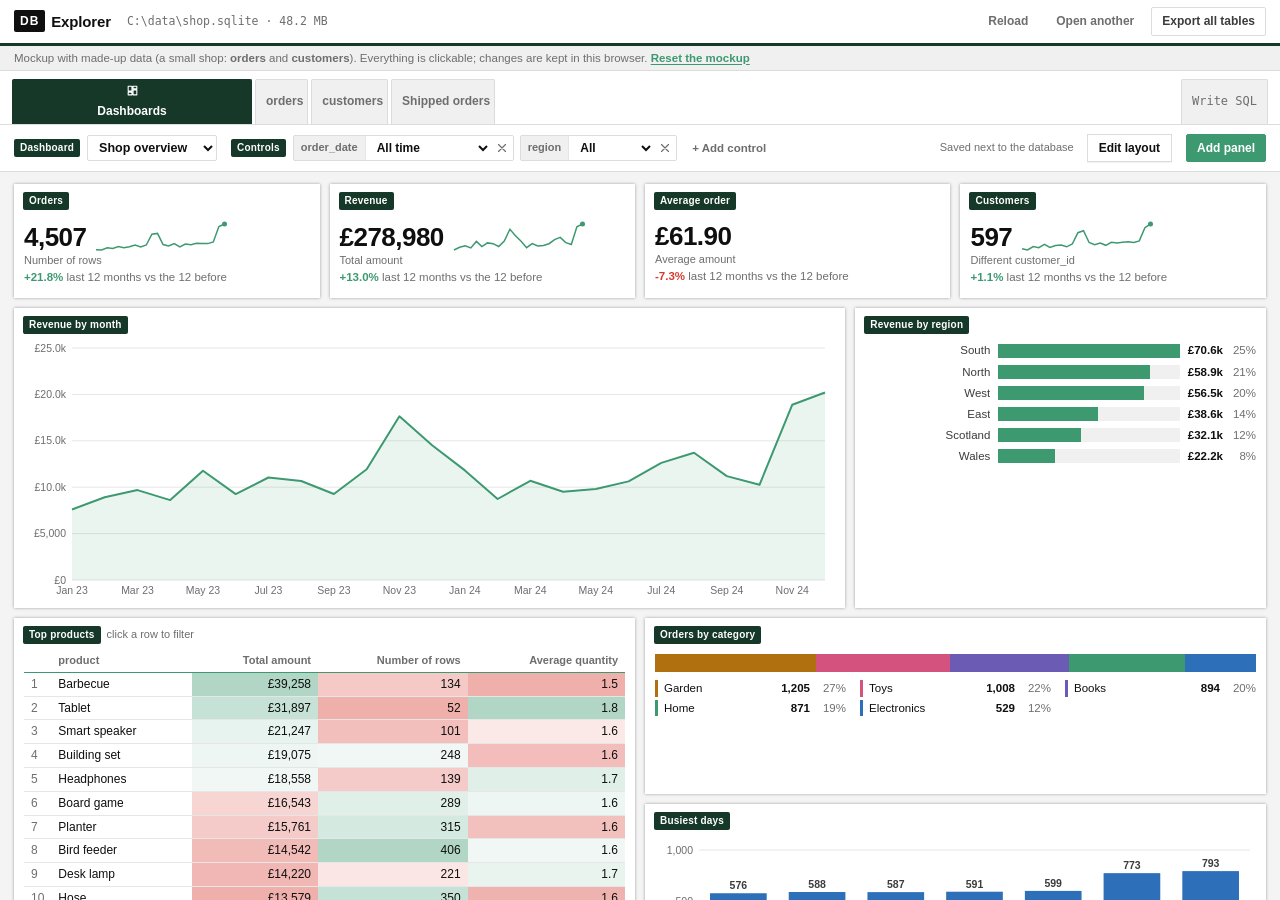
<file: mockups/dashboard.html>
<!doctype html>
<html lang="en">
<head>
<meta charset="utf-8">
<meta name="viewport" content="width=device-width, initial-scale=1">
<title>Dashboard mockup</title>
<link rel="stylesheet" href="../css/app.css">
<style>
/* ---------- dashboard mockup: layered on the real app.css ---------- */
.mock-note { background: var(--surface-2); color: var(--muted); font-size: 11.5px; padding: 4px 14px; border-bottom: 1px solid var(--border); }
.shell { flex: 1; display: flex; flex-direction: column; min-height: 0; }
.qtab .icon-svg { width: 13px; height: 13px; }
.qtab.dash { gap: 6px; padding-right: 10px; }

.dash-toolbar { gap: 8px 14px; }
.dash-toolbar select.dash-pick { font-weight: 700; font-size: 12.5px; max-width: 220px; }
.dash-toolbar .rename { width: 200px; font-weight: 700; }
.controls { display: flex; flex-wrap: wrap; gap: 6px; align-items: center; }
.ctl {
  display: inline-flex; align-items: center; gap: 0; border: 1px solid var(--border); border-radius: var(--radius);
  background: var(--surface); font-size: 12px; height: 26px;
}
.ctl.set { border-color: var(--green); box-shadow: inset 0 -2px 0 var(--green); }
.ctl-name { padding: 0 7px; font-weight: 700; color: var(--muted); font-size: 11px; border-right: 1px solid var(--rule); height: 100%; display: flex; align-items: center; background: var(--surface-2); }
.ctl select, .ctl input { border: 0; background: transparent; height: 24px; font-size: 12px; font-weight: 700; }
.ctl input[type=date] { width: 118px; font-weight: 400; }
.ctl .x { margin: 0 2px; }
.tool.on, .tool.on:hover:not(:disabled) { background: var(--green-dark); border-color: var(--green-dark); color: var(--on-green); }
.saved { color: var(--muted); font-size: 11px; white-space: nowrap; }

.dash-body { flex: 1; display: flex; min-height: 0; }
.dash-scroll { flex: 1; overflow: auto; min-width: 0; }
.dash-grid {
  display: grid; grid-template-columns: repeat(12, minmax(0, 1fr)); grid-auto-rows: 52px; grid-auto-flow: row dense;
  gap: 10px; padding: 12px 14px 40px;
}
.panel {
  background: var(--surface); box-shadow: var(--panel-shadow); display: flex; flex-direction: column;
  min-width: 0; min-height: 0; position: relative;
}
.panel.editing { box-shadow: 0 0 0 2px var(--green); }
.panel.dragging { opacity: .55; }
.panel-head { display: flex; align-items: center; gap: 6px; padding: 7px 6px 4px 9px; min-height: 30px; }
.panel-tag {
  background: var(--green-dark); color: var(--on-green); font: 700 10px/1.2 var(--font); letter-spacing: .02em;
  padding: 3px 6px; border-radius: var(--radius); white-space: nowrap; overflow: hidden; text-overflow: ellipsis; max-width: 70%;
}
.panel-note { color: var(--muted); font-size: 11px; white-space: nowrap; overflow: hidden; text-overflow: ellipsis; min-width: 0; }
.panel-actions { display: flex; margin-left: auto; opacity: 0; transition: opacity .1s; }
.panel:hover .panel-actions, .panel.editing .panel-actions, .panel-actions:focus-within { opacity: 1; }
.panel-filters { padding: 0 9px 2px; font-size: 10.5px; color: var(--green); font-weight: 700; white-space: nowrap; overflow: hidden; text-overflow: ellipsis; }
.panel-body { flex: 1; min-height: 0; overflow: hidden; position: relative; padding: 2px 10px 8px; }
.panel-body.scroll { overflow: auto; }
.grip { display: none !important; cursor: grab; }
.resize { display: none; position: absolute; right: 0; bottom: 0; width: 16px; height: 16px; cursor: nwse-resize;
  background: linear-gradient(135deg, transparent 50%, var(--green) 50%, var(--green) 60%, transparent 60%, transparent 70%, var(--green) 70%, var(--green) 80%, transparent 80%); }
.layout .grip { display: inline-grid !important; }
.layout .resize { display: block; }
.layout .panel { outline: 1px dashed var(--green); outline-offset: -1px; }
.size-badge { position: absolute; right: 20px; bottom: 4px; background: var(--green-dark); color: #fff; font-size: 10.5px; padding: 1px 5px; border-radius: var(--radius); }
.add-tile {
  grid-column: span 3; grid-row: span 2; border: 1px dashed var(--border); background: transparent; color: var(--muted);
  display: flex; align-items: center; justify-content: center; gap: 6px; font-weight: 700; order: 9999;
}
.add-tile:hover:not(:disabled) { border-color: var(--green); }
.empty-dash { grid-column: 1 / -1; background: var(--surface); box-shadow: var(--panel-shadow); padding: 30px; text-align: center; }
.empty-dash p { margin: 0 0 12px; }

/* number tile */
.num { display: flex; flex-direction: column; justify-content: center; height: 100%; gap: 1px; }
.num-value { font-size: 26px; font-weight: 700; letter-spacing: -.02em; font-variant-numeric: tabular-nums; line-height: 1.1; }
.num-cap { color: var(--muted); font-size: 11px; }
.delta { font-size: 11.5px; font-weight: 700; font-variant-numeric: tabular-nums; }
.delta.up { color: var(--green); }
.delta.down { color: var(--danger); }
.delta span { color: var(--muted); font-weight: 400; }
.num-row { display: flex; align-items: flex-end; gap: 10px; }
.num-row svg { flex: 1; min-width: 0; }

/* horizontal bars */
.hb { display: flex; flex-direction: column; gap: 5px; padding-top: 2px; }
.hb-row { display: grid; grid-template-columns: minmax(60px, 32%) 1fr auto; gap: 8px; align-items: center; font-size: 11.5px; cursor: pointer; }
.hb-row:hover .hb-label { color: var(--text); text-decoration: underline; }
.hb-row.on .hb-label { color: var(--green); font-weight: 700; }
.hb-label { text-align: right; color: var(--text-2); white-space: nowrap; overflow: hidden; text-overflow: ellipsis; }
.hb-track { background: var(--surface-2); height: 14px; }
.hb-fill { height: 100%; }
.hb-val { font-weight: 700; font-variant-numeric: tabular-nums; min-width: 52px; text-align: right; }
.hb-val span { color: var(--muted); font-weight: 400; margin-left: 5px; display: inline-block; min-width: 28px; }
.more-note { color: var(--muted); font-size: 11px; margin-top: 3px; }

/* svg charts */
.chart { display: block; overflow: visible; }
.chart .gl { stroke: var(--rule); stroke-width: 1; }
.chart .axis { stroke: var(--border); }
.chart text { fill: var(--muted); font: 10.5px var(--font); }
.chart .val { fill: var(--text-2); font-weight: 700; }
.chart .guide { stroke: var(--muted); stroke-dasharray: 2 2; }
.chart .col:hover, .chart .col.on { opacity: .8; }
.legend { display: flex; flex-wrap: wrap; gap: 4px 12px; font-size: 11px; color: var(--text-2); margin-bottom: 4px; }
.legend i { display: inline-block; width: 10px; height: 10px; margin-right: 4px; vertical-align: -1px; }

/* table */
.dtable { border-collapse: collapse; width: 100%; font-size: 12px; }
.dtable th { text-align: left; font-weight: 700; font-size: 11px; color: var(--muted); padding: 3px 7px; border-bottom: 1px solid var(--green); position: sticky; top: 0; background: var(--surface); }
.dtable td { padding: 3px 7px; border-bottom: 1px solid var(--rule); white-space: nowrap; overflow: hidden; text-overflow: ellipsis; max-width: 220px; }
.dtable td.n, .dtable th.n { text-align: right; font-variant-numeric: tabular-nums; }
.dtable tbody tr { cursor: pointer; }
.dtable tbody tr:hover td:first-child { text-decoration: underline; }
.dtable .rank { color: var(--muted); width: 1%; }

/* mix */
.mix-bar { display: flex; height: 18px; margin: 4px 0 8px; }
.mix-bar div { height: 100%; cursor: pointer; }
.mix-bar div:hover { opacity: .8; }
.mix-legend { display: grid; grid-template-columns: repeat(auto-fill, minmax(150px, 1fr)); gap: 3px 14px; font-size: 11.5px; }
.mix-item { display: flex; align-items: center; gap: 6px; cursor: pointer; min-width: 0; }
.mix-item i { width: 3px; align-self: stretch; }
.mix-item .l { flex: 1; min-width: 0; overflow: hidden; text-overflow: ellipsis; white-space: nowrap; }
.mix-item b { font-variant-numeric: tabular-nums; }
.mix-item span.p { color: var(--muted); min-width: 30px; text-align: right; }

/* calendar */
.cal-nav { display: flex; align-items: center; gap: 4px; margin-bottom: 4px; font-weight: 700; font-size: 12px; }
.cal { display: grid; grid-template-columns: repeat(7, 1fr); gap: 3px; }
.cal .dow { font-size: 10px; color: var(--muted); font-weight: 700; }
.cal .day { border: 1px solid var(--rule); min-height: 0; padding: 2px 4px; font-size: 10.5px; display: flex; flex-direction: column; justify-content: space-between; }
.cal .day.out { background: var(--surface-2); border-color: transparent; }
.cal .day b { font-size: 10px; color: var(--muted); font-weight: 700; }
.cal .day span { font-weight: 700; text-align: right; font-variant-numeric: tabular-nums; }

/* tooltip */
.tip { position: fixed; z-index: 60; pointer-events: none; background: var(--green-dark); color: #fff; font-size: 11.5px; padding: 5px 8px; border-radius: var(--radius); box-shadow: var(--float-shadow); white-space: nowrap; }
.tip b { font-variant-numeric: tabular-nums; }

/* editor drawer */
.drawer { width: 360px; flex-shrink: 0; background: var(--surface); border-left: 1px solid var(--border); display: flex; flex-direction: column; min-height: 0; }
.drawer-head { display: flex; align-items: center; gap: 6px; padding: 10px 8px 8px 12px; border-bottom: 1px solid var(--rule); }
.drawer-head h2 { margin-right: auto; }
.drawer-body { flex: 1; overflow: auto; padding: 4px 12px 16px; }
.drawer-foot { display: flex; gap: 6px; padding: 8px 12px; border-top: 1px solid var(--border); background: var(--surface-2); }
.drawer-foot .spacer { flex: 1; }
.sec { margin-top: 14px; }
.sec > .tool-label { margin-bottom: 8px; }
.field { display: grid; grid-template-columns: 96px 1fr; gap: 6px; align-items: center; margin-bottom: 7px; font-size: 12px; }
.field > label { color: var(--muted); font-weight: 700; font-size: 11.5px; }
.field select, .field input[type=text], .field input[type=number] { width: 100%; }
.field .pair { display: flex; gap: 4px; min-width: 0; }
.field .pair select { flex: 1; min-width: 0; }
.checkline { display: flex; gap: 7px; align-items: center; font-size: 12px; margin: 0 0 6px 102px; cursor: pointer; }
.steps-read { margin: 4px 0 0 102px; font-size: 11px; color: var(--muted); line-height: 1.5; }
.steps-read b { color: var(--text-2); }
.types { display: grid; grid-template-columns: repeat(4, 1fr); gap: 5px; }
.type { display: flex; flex-direction: column; align-items: center; gap: 3px; padding: 7px 2px 5px; font-size: 11px; }
.type svg { width: 30px; height: 20px; }
.type.on, .type.on:hover:not(:disabled) { background: var(--green-tint); border-color: var(--green); color: var(--text); }
.swatches { display: flex; gap: 4px; flex-wrap: wrap; }
.swatch { width: 20px; height: 20px; padding: 0; border: 2px solid transparent; }
.swatch.on { outline: 2px solid var(--text); outline-offset: 1px; }
.value-colours { margin: 2px 0 8px 102px; display: flex; flex-direction: column; gap: 3px; font-size: 11.5px; }
.value-colours div { display: flex; align-items: center; gap: 6px; }
.value-colours .swatch { width: 14px; height: 14px; }
.sizes { display: flex; }
.sug { display: flex; flex-direction: column; gap: 0; margin-top: 6px; border-top: 1px solid var(--rule); }
.sug button { display: flex; align-items: center; gap: 10px; text-align: left; border: 0; border-bottom: 1px solid var(--rule); border-radius: 0; background: none; padding: 7px 4px; }
.sug button:hover:not(:disabled) { background: var(--green-tint); }
.sug svg { width: 30px; height: 20px; flex-shrink: 0; }
.sug .t { display: flex; flex-direction: column; font-size: 12px; }
.sug .t span { color: var(--muted); font-weight: 400; font-size: 11px; }
.glyph { stroke: var(--green); fill: none; stroke-width: 1.6; }
.glyph .f { fill: var(--green); stroke: none; }

.toast2 { position: fixed; left: 50%; bottom: 22px; transform: translateX(-50%); z-index: 70; background: var(--green-dark); color: #fff; padding: 7px 14px; border-radius: var(--radius); box-shadow: var(--float-shadow); font-size: 12px; font-weight: 700; }
.pop { position: fixed; z-index: 50; }
.sqlpop { width: 420px; max-width: 90vw; }
.sqlpop pre { font-family: var(--mono); font-size: 11.5px; white-space: pre-wrap; margin: 0; background: var(--surface-2); padding: 8px; border-left: 3px solid var(--green); }

@media (max-width: 900px) {
  .dash-grid { grid-template-columns: repeat(2, minmax(0, 1fr)); }
  .panel { grid-column: span 2 !important; }
  .drawer { position: fixed; inset: auto 0 0 0; width: auto; height: 60vh; z-index: 40; box-shadow: var(--float-shadow); }
}
</style>
</head>
<body>
<header class="topbar">
  <div class="brand"><span class="brand-mark">DB</span><span class="brand-name">Explorer</span></div>
  <div class="db-info">
    <span class="db-name">C:\data\shop.sqlite · 48.2 MB</span>
    <button class="ghost">Reload</button>
    <button class="ghost">Open another</button>
    <button class="secondary">Export all tables</button>
  </div>
</header>
<div class="mock-note">Mockup with made-up data (a small shop: <b>orders</b> and <b>customers</b>). Everything is clickable; changes are kept in this browser. <button class="link small" id="reset">Reset the mockup</button></div>

<div class="shell">
  <div class="query-tabs" role="tablist">
    <div class="qtab dash active" id="tab-dash"></div>
    <div class="qtab mocktab"><span class="qtab-name">orders</span></div>
    <div class="qtab mocktab"><span class="qtab-name">customers</span></div>
    <div class="qtab mocktab"><span class="qtab-name">Shipped orders</span></div>
    <div class="qtab sql mocktab">Write SQL</div>
  </div>

  <div class="toolbar dash-toolbar" role="toolbar">
    <div class="tool-group">
      <span class="tool-label">Dashboard</span>
      <span id="dash-name"></span>
    </div>
    <div class="tool-group">
      <span class="tool-label">Controls</span>
      <div id="controls" class="controls"></div>
      <button id="add-control" class="ghost small" title="Add a filter that applies to every panel with that column">+ Add control</button>
    </div>
    <span class="spacer"></span>
    <span class="saved" id="saved">Saved next to the database</span>
    <button id="btn-layout" class="tool" title="Drag panels to move them, drag the corner to resize">Edit layout</button>
    <button id="btn-add" class="primary">Add panel</button>
  </div>

  <div class="dash-body">
    <div class="dash-scroll"><div id="grid" class="dash-grid"></div></div>
    <aside id="drawer" class="drawer" hidden></aside>
  </div>
</div>

<script>
(function () {
  'use strict';

  // ---------- tiny DOM helpers (the real app has these in js/dom.js) ----------
  const $ = (id) => document.getElementById(id);
  function h(tag, attrs, ...kids) {
    const el = document.createElement(tag);
    for (const [k, v] of Object.entries(attrs || {})) {
      if (v == null || v === false) continue;
      if (k === 'class') el.className = v;
      else if (k.startsWith('on')) el.addEventListener(k.slice(2), v);
      else if (k in el && k !== 'list' && k !== 'style') el[k] = v;
      else el.setAttribute(k, v === true ? '' : v);
    }
    for (const c of kids.flat()) if (c != null && c !== false) el.append(c instanceof Node ? c : String(c));
    return el;
  }
  const NS = 'http://www.w3.org/2000/svg';
  function s(tag, attrs, ...kids) {
    const el = document.createElementNS(NS, tag);
    for (const [k, v] of Object.entries(attrs || {})) {
      if (v == null || v === false) continue;
      if (k.startsWith('on')) el.addEventListener(k.slice(2), v);
      else el.setAttribute(k, v);
    }
    for (const c of kids.flat()) if (c != null && c !== false) el.append(c instanceof Node ? c : document.createTextNode(String(c)));
    return el;
  }
  const ICONS = {
    edit: 'M4 20h4L19 9l-4-4L4 16z', more: 'M5 12h.01M12 12h.01M19 12h.01', close: 'M6 6l12 12M18 6L6 18',
    plus: 'M12 5v14M5 12h14', left: 'M15 18l-6-6 6-6', right: 'M9 18l6-6-6-6',
    grip: 'M9 6h.01M15 6h.01M9 12h.01M15 12h.01M9 18h.01M15 18h.01',
    dash: 'M4 4h7v9H4zM13 4h7v5h-7zM13 11h7v9h-7zM4 15h7v5H4z',
  };
  const icon = (n) => s('svg', { class: 'icon-svg' + (n === 'more' || n === 'grip' ? ' dots' : ''), viewBox: '0 0 24 24' }, s('path', { d: ICONS[n] }));
  const clamp = (v, a, b) => Math.max(a, Math.min(b, v));
  const cap = (t) => t.charAt(0).toUpperCase() + t.slice(1);

  let toastTimer;
  function toast(msg) {
    document.querySelectorAll('.toast2').forEach((t) => t.remove());
    const t = h('div', { class: 'toast2' }, msg);
    document.body.append(t);
    clearTimeout(toastTimer);
    toastTimer = setTimeout(() => t.remove(), 2600);
  }

  // Floating menu, positioned under its button; closes on any outside click.
  function closePop() { document.querySelectorAll('.pop').forEach((p) => p.remove()); }
  function pop(anchor, content) {
    closePop();
    const r = anchor.getBoundingClientRect();
    const el = h('div', { class: 'pop' }, content);
    document.body.append(el);
    const w = el.offsetWidth;
    el.style.left = clamp(r.left, 8, innerWidth - w - 8) + 'px';
    el.style.top = Math.min(r.bottom + 4, innerHeight - el.offsetHeight - 8) + 'px';
    setTimeout(() => document.addEventListener('pointerdown', function off(e) {
      if (!el.contains(e.target)) { el.remove(); document.removeEventListener('pointerdown', off); }
    }), 0);
    return el;
  }
  function menu(anchor, items, title) {
    const list = h('div', { class: 'menu' }, title ? h('div', { class: 'menu-title' }, title) : null,
      items.map((it) => it === '-' ? h('div', { class: 'menu-sep' }) : h('button', {
        class: 'menu-item', disabled: it.disabled, onclick: () => { closePop(); it.onclick(); },
      }, h('span', { class: 'menu-label' }, it.label, it.hint ? h('span', { class: 'menu-hint' }, it.hint) : null),
      it.badge ? h('span', { class: 'menu-badge' }, it.badge) : null)));
    pop(anchor, list);
  }

  // ---------- made-up data: a small shop ----------
  function rng(seed) { return () => ((seed = (seed * 1664525 + 1013904223) % 4294967296) / 4294967296); }
  const R = rng(7);
  const pick = (pairs) => { let x = R() * pairs.reduce((n, p) => n + p[1], 0); for (const p of pairs) { x -= p[1]; if (x <= 0) return p[0]; } return pairs[0][0]; };
  const REGIONS = [['North', 22], ['South', 26], ['East', 14], ['West', 18], ['Scotland', 12], ['Wales', 8]];
  const PRODUCTS = [
    ['Headphones', 'Electronics', 79], ['Smart speaker', 'Electronics', 129], ['Tablet', 'Electronics', 329], ['Charger', 'Electronics', 19],
    ['Desk lamp', 'Home', 39], ['Throw', 'Home', 29], ['Kettle', 'Home', 45], ['Mug set', 'Home', 18],
    ['Hose', 'Garden', 25], ['Planter', 'Garden', 32], ['Bird feeder', 'Garden', 22], ['Barbecue', 'Garden', 189],
    ['Puzzle', 'Toys', 15], ['Building set', 'Toys', 49], ['Board game', 'Toys', 35],
    ['Novel', 'Books', 9], ['Cookbook', 'Books', 22], ['Atlas', 'Books', 30],
  ];
  const iso = (d) => d.toISOString().slice(0, 10);
  const addDays = (str, n) => { const d = new Date(str + 'T00:00:00Z'); d.setUTCDate(d.getUTCDate() + n); return iso(d); };
  const daysBetween = (a, b) => Math.round((new Date(b + 'T00:00:00Z') - new Date(a + 'T00:00:00Z')) / 864e5);

  const orders = [];
  const START = '2023-01-01';
  const MAX_DATE = '2024-12-31';
  for (let i = 0, day = START; day <= MAX_DATE; i++, day = addDays(day, 1)) {
    const d = new Date(day + 'T00:00:00Z');
    const m = d.getUTCMonth();
    const wknd = d.getUTCDay() === 0 || d.getUTCDay() === 6;
    const n = Math.round(4 * (1 + i / 731 * 0.5) * (m >= 10 ? 1.7 : 1) * (wknd ? 1.3 : 1) * (0.5 + R()));
    for (let k = 0; k < n; k++) {
      const pr = pick(PRODUCTS.map((p) => [p, (1 / Math.sqrt(p[2])) * (p[1] === 'Garden' && m >= 3 && m <= 7 ? 2.6 : 1) * (p[1] === 'Toys' && m >= 10 ? 2.6 : 1)]));
      const qty = pick([[1, 60], [2, 25], [3, 10], [4, 5]]);
      orders.push({
        order_id: orders.length + 1, order_date: day, region: pick(REGIONS), category: pr[1], product: pr[0],
        status: daysBetween(day, MAX_DATE) < 12 && R() < .5 ? 'pending' : pick([['shipped', 84], ['returned', 9], ['cancelled', 7]]),
        quantity: qty, amount: Math.round(pr[2] * qty * (0.9 + R() * 0.2) * 100) / 100,
        customer_id: Math.floor(600 * Math.pow(R(), 1.6)) + 1,
      });
    }
  }
  const customers = [];
  for (let i = 1; i <= 600; i++) {
    customers.push({
      customer_id: i, segment: pick([['Consumer', 70], ['Business', 22], ['Education', 8]]), region: pick(REGIONS),
      joined: addDays('2019-01-01', Math.floor(R() * 2190)), marketing_opt_in: R() < .46 ? 'yes' : 'no',
    });
  }

  // What the real app gets from the schema: tables, columns and their types.
  const TABLES = {
    orders: { rows: orders, cols: [['order_id', 'int'], ['order_date', 'date'], ['region', 'text'], ['category', 'text'], ['product', 'text'], ['status', 'text'], ['quantity', 'int'], ['amount', 'real'], ['customer_id', 'int']] },
    customers: { rows: customers, cols: [['customer_id', 'int'], ['segment', 'text'], ['region', 'text'], ['joined', 'date'], ['marketing_opt_in', 'text']] },
  };
  // Open query tabs can be panel sources too (a query is just steps).
  const QUERIES = {
    'Shipped orders': { table: 'orders', test: (r) => r.status === 'shipped', steps: 'Filtered: status = shipped' },
  };
  const source = (key) => key.startsWith('q:')
    ? { ...QUERIES[key.slice(2)], name: key.slice(2) }
    : { table: key.slice(2), name: key.slice(2) };
  const colsOf = (key) => TABLES[source(key).table].cols;
  const typeOf = (key, col) => (colsOf(key).find((c) => c[0] === col) || [])[1];
  const isId = (c) => /(^|_)id$/.test(c);

  // ---------- dashboards (in the real app: a small file next to the database) ----------
  const PALETTE = ['#3d9970', '#2d6fb8', '#c1502a', '#b0700f', '#6b5bb5', '#d4537e', '#4f8a9e', '#8c8b84'];
  const STORE = 'dbx.mock.dashboards.v1';
  let uid = 0;
  const newId = () => 'p' + Date.now().toString(36) + (uid++);

  const panel = (o) => ({
    id: newId(), title: 'New panel', note: '', type: 'bars', source: 't:orders', by: null, bucket: 'month',
    measures: [{ fn: 'count' }], sort: 'value', top: 10, other: false, color: PALETTE[0], colorBy: false,
    format: 'number', decimals: null, showPct: true, compare: true, spark: true, heat: true, fill: true, follow: true,
    w: 4, h: 4, ...o,
  });

  function sampleDashboard() {
    return {
      id: 'd1', name: 'Shop overview',
      controls: [
        { id: 'c1', col: 'order_date', kind: 'dates', preset: 'all' },
        { id: 'c2', col: 'region', kind: 'choice', value: null },
      ],
      colors: { category: { Electronics: '#2d6fb8', Home: '#3d9970', Garden: '#b0700f', Toys: '#d4537e', Books: '#6b5bb5' } },
      panels: [
        panel({ title: 'Orders', type: 'number', w: 3, h: 2 }),
        panel({ title: 'Revenue', type: 'number', measures: [{ fn: 'sum', col: 'amount' }], format: 'money', w: 3, h: 2 }),
        panel({ title: 'Average order', type: 'number', measures: [{ fn: 'avg', col: 'amount' }], format: 'money', decimals: 2, spark: false, w: 3, h: 2 }),
        panel({ title: 'Customers', type: 'number', measures: [{ fn: 'distinct', col: 'customer_id' }], w: 3, h: 2 }),
        panel({ title: 'Revenue by month', type: 'line', by: 'order_date', bucket: 'month', measures: [{ fn: 'sum', col: 'amount' }], format: 'money', w: 8, h: 5 }),
        panel({ title: 'Revenue by region', type: 'bars', by: 'region', measures: [{ fn: 'sum', col: 'amount' }], format: 'money', w: 4, h: 5 }),
        panel({ title: 'Top products', note: 'click a row to filter', type: 'table', by: 'product', measures: [{ fn: 'sum', col: 'amount' }, { fn: 'count' }, { fn: 'avg', col: 'quantity' }], format: 'money', w: 6, h: 6 }),
        panel({ title: 'Orders by category', type: 'mix', by: 'category', w: 6, h: 3 }),
        panel({ title: 'Busiest days', type: 'columns', by: 'order_date', bucket: 'weekday', sort: 'label', w: 6, h: 3, color: PALETTE[1] }),
        panel({ title: 'Orders per day', type: 'calendar', by: 'order_date', bucket: 'day', w: 7, h: 6, month: '2024-12' }),
        panel({ title: 'Customers by segment', type: 'bars', source: 't:customers', by: 'segment', colorBy: false, color: PALETTE[4], w: 5, h: 3 }),
        panel({ title: 'Order status', type: 'bars', source: 't:orders', by: 'status', color: PALETTE[2], w: 5, h: 3 }),
      ],
    };
  }

  let state;
  function load() {
    try { state = JSON.parse(localStorage.getItem(STORE) || 'null'); } catch (_) { state = null; }
    if (!state || !Array.isArray(state.dashboards) || !state.dashboards.length) state = { active: 'd1', dashboards: [sampleDashboard()] };
  }
  let saveTimer;
  function save() {
    try { localStorage.setItem(STORE, JSON.stringify(state)); } catch (_) { /* not kept */ }
    $('saved').textContent = 'Saving…';
    clearTimeout(saveTimer);
    saveTimer = setTimeout(() => { $('saved').textContent = 'Saved to shop.sqlite.dashboards.json'; }, 500);
  }
  const D = () => state.dashboards.find((d) => d.id === state.active) || state.dashboards[0];
  const P = (id) => D().panels.find((p) => p.id === id);

  // ---------- the query engine, in miniature ----------
  // The real version turns a panel into applied steps and SQL; here it runs on
  // the made-up rows so every setting can be tried.
  const FN = { count: 'Number of rows', sum: 'Total', avg: 'Average', min: 'Smallest', max: 'Largest', distinct: 'Different' };
  const mLabel = (m) => (m.fn === 'count' ? 'Number of rows' : `${FN[m.fn]} ${m.col}`);
  function agg(rows, m) {
    if (m.fn === 'count') return rows.length;
    const v = rows.map((r) => r[m.col]).filter((x) => x != null);
    if (m.fn === 'distinct') return new Set(v).size;
    if (!v.length) return null;
    if (m.fn === 'sum') return v.reduce((a, b) => a + b, 0);
    if (m.fn === 'avg') return v.reduce((a, b) => a + b, 0) / v.length;
    if (m.fn === 'min') return v.reduce((a, b) => (b < a ? b : a));
    return v.reduce((a, b) => (b > a ? b : a));
  }

  const PRESETS = [['all', 'All time'], ['last12', 'Last 12 months'], ['last90', 'Last 90 days'], ['y2024', '2024'], ['y2023', '2023'], ['custom', 'Choose dates…']];
  function dateRange(c) {
    switch (c.preset) {
      case 'last12': return [addDays(MAX_DATE, -364), MAX_DATE];
      case 'last90': return [addDays(MAX_DATE, -89), MAX_DATE];
      case 'y2024': return ['2024-01-01', '2024-12-31'];
      case 'y2023': return ['2023-01-01', '2023-12-31'];
      case 'custom': return [c.from || null, c.to || null];
      default: return [null, null];
    }
  }
  const controlSet = (c) => (c.kind === 'choice' ? c.value != null : c.preset !== 'all');
  // Controls reach every panel whose data has that column, unless the panel opts out.
  const appliesTo = (c, p) => p.follow && !!typeOf(p.source, c.col);

  function rowsFor(p, dateOverride) {
    const src = source(p.source);
    let rows = TABLES[src.table].rows;
    if (src.test) rows = rows.filter(src.test);
    for (const c of D().controls) {
      if (!appliesTo(c, p)) continue;
      // A chart of the control's own column keeps every value and highlights the pick instead.
      if (c.kind === 'choice' && c.col === p.by && p.type !== 'number') continue;
      if (c.kind === 'choice' && c.value != null) rows = rows.filter((r) => String(r[c.col]) === c.value);
      if (c.kind === 'dates' && !(dateOverride && dateOverride.col === c.col)) {
        const [f, t] = dateRange(c);
        if (f || t) rows = rows.filter((r) => (!f || r[c.col] >= f) && (!t || r[c.col] <= t));
      }
    }
    if (dateOverride) rows = rows.filter((r) => r[dateOverride.col] >= dateOverride.from && r[dateOverride.col] <= dateOverride.to);
    return rows;
  }

  const WEEKDAYS = ['Mon', 'Tue', 'Wed', 'Thu', 'Fri', 'Sat', 'Sun'];
  const MONTHS = ['Jan', 'Feb', 'Mar', 'Apr', 'May', 'Jun', 'Jul', 'Aug', 'Sep', 'Oct', 'Nov', 'Dec'];
  const BUCKETS = [['day', 'Day'], ['week', 'Week'], ['month', 'Month'], ['quarter', 'Quarter'], ['year', 'Year'], ['weekday', 'Day of the week'], ['monthOfYear', 'Month of the year']];
  function bucketKey(v, b) {
    if (v == null) return null;
    switch (b) {
      case 'year': return v.slice(0, 4);
      case 'quarter': return v.slice(0, 4) + '-Q' + (Math.floor((+v.slice(5, 7) - 1) / 3) + 1);
      case 'month': return v.slice(0, 7);
      case 'monthOfYear': return v.slice(5, 7);
      case 'week': { const d = new Date(v + 'T00:00:00Z'); d.setUTCDate(d.getUTCDate() - ((d.getUTCDay() + 6) % 7)); return iso(d); }
      case 'weekday': return String((new Date(v + 'T00:00:00Z').getUTCDay() + 6) % 7);
      default: return v;
    }
  }
  function bucketLabel(k, b) {
    if (k == null) return '(empty)';
    switch (b) {
      case 'month': return MONTHS[+k.slice(5, 7) - 1] + ' ' + k.slice(2, 4);
      case 'monthOfYear': return MONTHS[+k - 1];
      case 'weekday': return WEEKDAYS[+k];
      case 'week': return 'w/c ' + +k.slice(8) + ' ' + MONTHS[+k.slice(5, 7) - 1];
      case 'day': return +k.slice(8) + ' ' + MONTHS[+k.slice(5, 7) - 1] + ' ' + k.slice(2, 4);
      default: return k;
    }
  }
  // The dates a bucket covers, so clicking a month can set the date control.
  function bucketRange(k, b) {
    if (b === 'day') return [k, k];
    if (b === 'year') return [k + '-01-01', k + '-12-31'];
    if (b === 'week') return [k, addDays(k, 6)];
    if (b === 'month') { const n = new Date(Date.UTC(+k.slice(0, 4), +k.slice(5, 7), 0)).getUTCDate(); return [k + '-01', k + '-' + String(n).padStart(2, '0')]; }
    if (b === 'quarter') { const q = +k.slice(6); const m1 = String(q * 3 - 2).padStart(2, '0'); const e = bucketRange(k.slice(0, 4) + '-' + String(q * 3).padStart(2, '0'), 'month')[1]; return [k.slice(0, 4) + '-' + m1 + '-01', e]; }
    return null;
  }

  function groups(p) {
    const rows = rowsFor(p);
    const isDate = typeOf(p.source, p.by) === 'date';
    const b = isDate ? p.bucket : null;
    const map = new Map();
    for (const r of rows) {
      const k = b ? bucketKey(r[p.by], b) : (r[p.by] == null ? null : String(r[p.by]));
      if (!map.has(k)) map.set(k, []);
      map.get(k).push(r);
    }
    let out = [...map].map(([key, rs]) => ({ key, label: b ? bucketLabel(key, b) : (key ?? '(empty)'), values: p.measures.map((m) => agg(rs, m)), rows: rs }));
    const natural = (a, c) => (a.key ?? '').localeCompare(c.key ?? '', undefined, { numeric: true });
    const byTime = isDate && (p.type === 'line' || p.type === 'calendar');
    if (byTime || p.sort === 'label') out.sort(natural);
    else if (p.sort === 'value-asc') out.sort((a, c) => (a.values[0] ?? 0) - (c.values[0] ?? 0));
    else out.sort((a, c) => (c.values[0] ?? 0) - (a.values[0] ?? 0));
    const total = p.measures.map((m) => agg(rows, m));
    let hidden = 0;
    if (!byTime && p.top && out.length > p.top) {
      const rest = out.slice(p.top);
      hidden = rest.length;
      out = out.slice(0, p.top);
      if (p.other) {
        const rs = rest.flatMap((g) => g.rows);
        out.push({ key: '\u0000other', label: `Other (${rest.length})`, values: p.measures.map((m) => agg(rs, m)), rows: rs, other: true });
        hidden = 0;
      }
    }
    return { groups: out, total, hidden, bucket: b };
  }

  // The panel as the steps it would be in Explore.
  function stepsText(p) {
    const src = source(p.source);
    const parts = [`Source: ${src.table}`];
    if (src.steps) parts.push(src.steps);
    const ctl = D().controls.filter((c) => appliesTo(c, p) && controlSet(c) && !(c.kind === 'choice' && c.col === p.by));
    if (ctl.length) parts.push('Dashboard controls: ' + ctl.map((c) => c.col).join(', '));
    if (p.by) parts.push(`Grouped by ${p.by}${typeOf(p.source, p.by) === 'date' ? ` (${BUCKETS.find((x) => x[0] === p.bucket)[1].toLowerCase()})` : ''}: ${p.measures.map(mLabel).join(', ')}`);
    else parts.push(`Summarised: ${p.measures.map(mLabel).join(', ')}`);
    if (p.by && p.type !== 'line' && p.type !== 'calendar' && p.top) parts.push(`Kept top ${p.top}`);
    return parts;
  }
  function sqlFor(p) {
    const src = source(p.source);
    const q = (n) => '"' + n + '"';
    const m = p.measures.map((x) => (x.fn === 'count' ? 'COUNT(*)' : x.fn === 'distinct' ? `COUNT(DISTINCT ${q(x.col)})` : `${x.fn.toUpperCase()}(${q(x.col)})`) + ` AS ${q(mLabel(x))}`);
    const where = [];
    if (src.steps) where.push(`"status" = 'shipped'`);
    for (const c of D().controls) {
      if (!appliesTo(c, p) || !controlSet(c) || (c.kind === 'choice' && c.col === p.by)) continue;
      if (c.kind === 'choice') where.push(`${q(c.col)} = '${c.value}'`);
      else { const [f, t] = dateRange(c); if (f) where.push(`${q(c.col)} >= '${f}'`); if (t) where.push(`${q(c.col)} <= '${t}'`); }
    }
    const keyExpr = !p.by ? null : typeOf(p.source, p.by) !== 'date' ? q(p.by)
      : ({ month: `strftime('%Y-%m', ${q(p.by)})`, year: `strftime('%Y', ${q(p.by)})`, weekday: `strftime('%w', ${q(p.by)})`, day: q(p.by), week: `date(${q(p.by)}, 'weekday 0', '-6 days')`, quarter: `strftime('%Y', ${q(p.by)}) || '-Q' || ((strftime('%m', ${q(p.by)}) + 2) / 3)`, monthOfYear: `strftime('%m', ${q(p.by)})` })[p.bucket];
    return `SELECT ${keyExpr ? keyExpr + ` AS ${q(p.by)}, ` : ''}${m.join(', ')}\nFROM ${q(src.table)}` +
      (where.length ? `\nWHERE ${where.join('\n  AND ')}` : '') +
      (keyExpr ? `\nGROUP BY 1\nORDER BY ${p.type === 'line' || p.sort === 'label' ? '1' : '2 DESC'}` : '') +
      (keyExpr && p.top && p.type !== 'line' && p.type !== 'calendar' ? `\nLIMIT ${p.top}` : '');
  }

  // ---------- formatting ----------
  function fmtV(v, p, m, compact) {
    if (v == null || Number.isNaN(v)) return '–';
    // Money and % only apply to figures made from decimal columns (a price, not a quantity).
    const plain = m && (m.fn === 'count' || m.fn === 'distinct' || typeOf(p.source, m.col) !== 'real');
    const money = !plain && p.format === 'money';
    const pct = !plain && p.format === 'percent';
    if (compact && Math.abs(v) >= 10000) {
      for (const [n, u] of [[1e9, 'B'], [1e6, 'M'], [1e3, 'k']]) {
        if (Math.abs(v) >= n) return (money ? '£' : '') + (v / n).toFixed(Math.abs(v / n) >= 100 ? 0 : 1) + u;
      }
    }
    const whole = m && (m.fn === 'count' || m.fn === 'distinct');
    const d = whole ? 0 : p.decimals ?? (money ? 0 : Number.isInteger(v) ? 0 : 1);
    const str = v.toLocaleString('en-GB', { minimumFractionDigits: d, maximumFractionDigits: d });
    return money ? '£' + str : pct ? str + '%' : str;
  }
  const pctOf = (v, t) => (t ? Math.round(100 * v / t) + '%' : '');
  function colourFor(p, g, i) {
    if (g.other) return '#8c8b84';
    const set = D().colors[p.by] || {};
    return set[g.key] || PALETTE[i % PALETTE.length];
  }

  // ---------- tooltip ----------
  const tip = h('div', { class: 'tip', hidden: true });
  document.body.append(tip);
  function showTip(e, ...lines) {
    tip.replaceChildren(...lines.map((l, i) => h('div', null, i === 0 ? h('b', null, l) : l)));
    tip.hidden = false;
    tip.style.left = Math.min(e.clientX + 12, innerWidth - tip.offsetWidth - 8) + 'px';
    tip.style.top = (e.clientY - tip.offsetHeight - 10) + 'px';
  }
  const hideTip = () => { tip.hidden = true; };

  // ---------- clicking a chart sets a dashboard control ----------
  function crossFilter(p, g) {
    if (!p.by || g.other) return;
    const d = D();
    if (typeOf(p.source, p.by) === 'date') {
      const r = bucketRange(g.key, p.bucket);
      if (!r) return toast('Day-of-the-week groups can’t become a date range.');
      let c = d.controls.find((x) => x.col === p.by && x.kind === 'dates');
      if (!c) d.controls.push(c = { id: newId(), col: p.by, kind: 'dates', preset: 'all' });
      c.preset = 'custom'; c.from = r[0]; c.to = r[1];
      toast(`${p.by}: ${g.label}. Every panel with ${p.by} follows.`);
    } else {
      let c = d.controls.find((x) => x.col === p.by && x.kind === 'choice');
      if (!c) d.controls.push(c = { id: newId(), col: p.by, kind: 'choice', value: null });
      c.value = c.value === g.key ? null : g.key;
      toast(c.value == null ? `${p.by} cleared` : `${p.by} = ${g.label}. Every panel with ${p.by} follows.`);
    }
    save();
    renderControls();
    renderPanels();
  }
  const activeValue = (p) => { const c = D().controls.find((x) => x.col === p.by && x.kind === 'choice'); return c && c.value; };

  // ---------- panel renderers ----------
  function niceTicks(max, n) {
    if (!(max > 0)) return [0, 1];
    const raw = max / n;
    const mag = 10 ** Math.floor(Math.log10(raw));
    const step = [1, 2, 2.5, 5, 10].map((x) => x * mag).find((x) => x >= raw);
    const out = [];
    for (let v = 0; v < max + step * 0.999; v += step) out.push(v);
    return out;
  }

  function drawNumber(p, body) {
    const m = p.measures[0];
    const rows = rowsFor(p);
    const v = agg(rows, m);
    const dcol = colsOf(p.source).find((c) => c[1] === 'date');
    let delta = null;
    if (p.compare && dcol) {
      const ctl = D().controls.find((c) => c.col === dcol[0] && c.kind === 'dates' && appliesTo(c, p));
      let [f, t] = ctl ? dateRange(ctl) : [null, null];
      let label = 'the period before';
      if (!f || !t) { f = addDays(MAX_DATE, -364); t = MAX_DATE; label = 'last 12 months vs the 12 before'; }
      const len = daysBetween(f, t) + 1;
      const cur = agg(rowsFor(p, { col: dcol[0], from: f, to: t }), m);
      const prev = agg(rowsFor(p, { col: dcol[0], from: addDays(f, -len), to: addDays(f, -1) }), m);
      if (prev) delta = { pct: (cur - prev) / prev * 100, label, onlyLast: label === 'previous 12 months' && !(ctl && controlSet(ctl)) };
    }
    const w = body.clientWidth;
    let spark = null;
    if (p.spark && dcol && w > 180) {
      const series = new Map();
      for (const r of rows) { const k = bucketKey(r[dcol[0]], 'month'); if (!series.has(k)) series.set(k, []); series.get(k).push(r); }
      const pts = [...series].sort((a, b) => a[0].localeCompare(b[0])).map(([, rs]) => agg(rs, m));
      if (pts.length > 1) {
        const sw = Math.min(w * 0.42, 150), sh = 30, max = Math.max(...pts), min = Math.min(...pts);
        const x = (i) => i / (pts.length - 1) * sw, y = (v2) => sh - 2 - (max === min ? .5 : (v2 - min) / (max - min)) * (sh - 4);
        spark = s('svg', { class: 'chart', width: sw, height: sh },
          s('path', { d: pts.map((v2, i) => `${i ? 'L' : 'M'}${x(i).toFixed(1)},${y(v2).toFixed(1)}`).join(''), fill: 'none', stroke: p.color, 'stroke-width': 1.5 }),
          s('circle', { cx: x(pts.length - 1), cy: y(pts[pts.length - 1]), r: 2.5, fill: p.color }));
      }
    }
    body.replaceChildren(h('div', { class: 'num' },
      h('div', { class: 'num-row' }, h('div', { class: 'num-value' }, fmtV(v, p, m, w < 200)), spark),
      h('div', { class: 'num-cap' }, p.note || mLabel(m)),
      delta ? h('div', { class: 'delta ' + (delta.pct >= 0 ? 'up' : 'down') },
        (delta.pct >= 0 ? '+' : '') + delta.pct.toFixed(1) + '% ', h('span', null, delta.label.startsWith('last') ? delta.label : `vs ${delta.label}`)) : null));
  }

  function drawBars(p, body) {
    const { groups: gs, total, hidden } = groups(p);
    const fit = Math.max(1, Math.floor((body.clientHeight - 8) / 19));
    const shown = gs.slice(0, fit);
    const max = Math.max(...shown.map((g) => g.values[0] || 0), 1);
    const on = activeValue(p);
    const more = gs.length - shown.length + hidden;
    body.replaceChildren(h('div', { class: 'hb' },
      shown.map((g, i) => h('div', {
        class: 'hb-row' + (on === g.key ? ' on' : ''), style: on != null && on !== g.key ? 'opacity:.4' : null, onclick: () => crossFilter(p, g),
        onmousemove: (e) => showTip(e, g.label, `${mLabel(p.measures[0])}: ${fmtV(g.values[0], p, p.measures[0])}`, `${pctOf(g.values[0], total[0])} of the total`, 'Click to filter the dashboard'),
        onmouseleave: hideTip,
      },
      h('div', { class: 'hb-label', title: g.label }, g.label),
      h('div', { class: 'hb-track' }, h('div', { class: 'hb-fill', style: `width:${(100 * (g.values[0] || 0) / max).toFixed(1)}%;background:${p.colorBy ? colourFor(p, g, i) : g.other ? '#8c8b84' : p.color}` })),
      h('div', { class: 'hb-val' }, fmtV(g.values[0], p, p.measures[0], true), p.showPct ? h('span', null, pctOf(g.values[0], total[0])) : null))),
      more > 0 ? h('div', { class: 'more-note' }, `+ ${more} more. Make the panel taller, or show fewer.`) : null));
  }

  function axes(svgEl, W, H, m, ticks, y, p, meas) {
    for (const t of ticks) {
      svgEl.append(s('line', { class: 'gl', x1: m.l, x2: W - m.r, y1: y(t), y2: y(t) }),
        s('text', { x: m.l - 6, y: y(t) + 3.5, 'text-anchor': 'end' }, fmtV(t, p, meas, true)));
    }
  }
  function xLabels(svgEl, gs, x, H, m, iw) {
    const every = Math.max(1, Math.ceil(gs.length / Math.max(1, Math.floor(iw / 54))));
    gs.forEach((g, i) => { if (i % every === 0) svgEl.append(s('text', { x: x(i), y: H - m.b + 14, 'text-anchor': 'middle' }, g.label.length > 10 ? g.label.slice(0, 9) + '…' : g.label)); });
  }

  function drawLine(p, body) {
    const { groups: gs } = groups(p);
    const W = body.clientWidth - 20, H0 = body.clientHeight - 10;
    const multi = p.measures.length > 1;
    const legend = multi ? h('div', { class: 'legend' }, p.measures.map((mm, i) => h('span', null, h('i', { style: `background:${sc(i)}` }), mLabel(mm)))) : null;
    function sc(i) { return i === 0 ? p.color : PALETTE[(PALETTE.indexOf(p.color) + i) % PALETTE.length]; }
    const H = H0 - (multi ? 20 : 0);
    if (!p.by) { body.replaceChildren(h('p', { class: 'muted small' }, 'Choose a column to plot along the bottom (Group by).')); return; }
    const m = { l: 48, r: 10, t: 8, b: 20 };
    const iw = W - m.l - m.r, ih = H - m.t - m.b;
    const max = Math.max(0, ...gs.flatMap((g) => g.values.filter((v) => v != null)));
    const ticks = niceTicks(max, Math.max(2, Math.floor(ih / 40)));
    const top = ticks[ticks.length - 1] || 1;
    const x = (i) => m.l + (gs.length < 2 ? iw / 2 : i * iw / (gs.length - 1));
    const y = (v) => m.t + ih - (v / top) * ih;
    const svgEl = s('svg', { class: 'chart', width: W, height: H });
    axes(svgEl, W, H, m, ticks, y, p, p.measures[0]);
    xLabels(svgEl, gs, x, H, m, iw);
    p.measures.forEach((mm, si) => {
      const pts = gs.map((g, i) => [x(i), y(g.values[si] || 0)]);
      const d = pts.map(([a, b], i) => `${i ? 'L' : 'M'}${a.toFixed(1)},${b.toFixed(1)}`).join('');
      if (p.fill && si === 0 && pts.length) svgEl.append(s('path', { d: `${d}L${pts[pts.length - 1][0]},${m.t + ih}L${pts[0][0]},${m.t + ih}Z`, fill: sc(0), opacity: .1 }));
      svgEl.append(s('path', { d, fill: 'none', stroke: sc(si), 'stroke-width': 2, 'stroke-linejoin': 'round' }));
    });
    const guide = s('line', { class: 'guide', y1: m.t, y2: m.t + ih, visibility: 'hidden' });
    const dots = p.measures.map((_, si) => s('circle', { r: 3.5, fill: sc(si), visibility: 'hidden', stroke: 'var(--surface)' }));
    svgEl.append(guide, ...dots);
    const idx = (e) => { const r = svgEl.getBoundingClientRect(); return clamp(Math.round((e.clientX - r.left - m.l) / (iw / Math.max(1, gs.length - 1))), 0, gs.length - 1); };
    svgEl.append(s('rect', {
      x: m.l, y: m.t, width: Math.max(0, iw), height: Math.max(0, ih), fill: 'transparent', style: 'cursor:pointer',
      onmousemove: (e) => {
        const i = idx(e); const g = gs[i]; if (!g) return;
        guide.setAttribute('x1', x(i)); guide.setAttribute('x2', x(i)); guide.setAttribute('visibility', 'visible');
        dots.forEach((dt, si) => { dt.setAttribute('cx', x(i)); dt.setAttribute('cy', y(g.values[si] || 0)); dt.setAttribute('visibility', 'visible'); });
        showTip(e, g.label, ...p.measures.map((mm, si) => `${mLabel(mm)}: ${fmtV(g.values[si], p, mm)}`), 'Click to filter to this ' + (p.bucket || 'value'));
      },
      onmouseleave: () => { hideTip(); guide.setAttribute('visibility', 'hidden'); dots.forEach((dt) => dt.setAttribute('visibility', 'hidden')); },
      onclick: (e) => { const g = gs[idx(e)]; if (g) crossFilter(p, g); },
    }));
    body.replaceChildren(legend || '', svgEl);
  }

  function drawColumns(p, body) {
    const { groups: gs, total } = groups(p);
    const W = body.clientWidth - 20, H = body.clientHeight - 10;
    if (!p.by) { body.replaceChildren(h('p', { class: 'muted small' }, 'Choose a column to group by.')); return; }
    const m = { l: 44, r: 6, t: 14, b: 20 };
    const iw = W - m.l - m.r, ih = H - m.t - m.b;
    const max = Math.max(0, ...gs.map((g) => g.values[0] || 0));
    const ticks = niceTicks(max, Math.max(2, Math.floor(ih / 40)));
    const top = ticks[ticks.length - 1] || 1;
    const bw = iw / Math.max(1, gs.length);
    const x = (i) => m.l + bw * (i + 0.5);
    const y = (v) => m.t + ih - (v / top) * ih;
    const svgEl = s('svg', { class: 'chart', width: W, height: H });
    axes(svgEl, W, H, m, ticks, y, p, p.measures[0]);
    xLabels(svgEl, gs, x, H, m, iw);
    const on = activeValue(p);
    gs.forEach((g, i) => {
      const v = g.values[0] || 0;
      svgEl.append(s('rect', {
        class: 'col' + (on === g.key ? ' on' : ''), x: x(i) - bw * 0.36, width: bw * 0.72, y: y(v), height: Math.max(0, m.t + ih - y(v)),
        fill: p.colorBy ? colourFor(p, g, i) : p.color, style: 'cursor:pointer' + (on != null && on !== g.key ? ';opacity:.35' : ''),
        onmousemove: (e) => showTip(e, g.label, `${mLabel(p.measures[0])}: ${fmtV(v, p, p.measures[0])}`, `${pctOf(v, total[0])} of the total`),
        onmouseleave: hideTip, onclick: () => crossFilter(p, g),
      }));
      if (bw > 34) svgEl.append(s('text', { class: 'val', x: x(i), y: y(v) - 4, 'text-anchor': 'middle' }, fmtV(v, p, p.measures[0], true)));
    });
    body.replaceChildren(svgEl);
  }

  function drawTable(p, body) {
    const { groups: gs, hidden } = groups(p);
    const stats = p.measures.map((_, i) => {
      const v = gs.filter((g) => !g.other).map((g) => g.values[i]).filter((x) => x != null).sort((a, b) => a - b);
      return { min: v[0], max: v[v.length - 1], mid: v[Math.floor(v.length / 2)] };
    });
    // Data Golf-style shading: green above the middle value, red below.
    const shade = (v, st) => {
      if (!p.heat || v == null || st.max === st.min) return null;
      const t = v >= st.mid ? (v - st.mid) / ((st.max - st.mid) || 1) : (st.mid - v) / ((st.mid - st.min) || 1);
      const a = Math.round(8 + 32 * t);
      return `background:color-mix(in srgb, ${v >= st.mid ? 'var(--green)' : 'var(--danger)'} ${a}%, transparent)`;
    };
    if (!p.by) { body.replaceChildren(h('p', { class: 'muted small' }, 'Choose a column to group by.')); return; }
    body.classList.add('scroll');
    body.replaceChildren(h('table', { class: 'dtable' },
      h('thead', null, h('tr', null, h('th', null, ''), h('th', null, p.by), p.measures.map((mm) => h('th', { class: 'n' }, mLabel(mm))))),
      h('tbody', null, gs.map((g, r) => h('tr', { style: activeValue(p) == null || activeValue(p) === g.key ? null : 'opacity:.4', onclick: () => crossFilter(p, g), title: 'Click to filter the dashboard' },
        h('td', { class: 'rank' }, g.other ? '' : r + 1), h('td', null, g.label),
        p.measures.map((mm, i) => h('td', { class: 'n', style: g.other ? null : shade(g.values[i], stats[i]) }, fmtV(g.values[i], p, mm))))))),
    hidden ? h('div', { class: 'more-note' }, `+ ${hidden} more not shown (top ${p.top}).`) : null);
  }

  function drawMix(p, body) {
    const { groups: gs, total } = groups(p);
    if (!p.by) { body.replaceChildren(h('p', { class: 'muted small' }, 'Choose a column to split by.')); return; }
    const t = total[0] || 1;
    const on = activeValue(p);
    const tipFor = (g) => (e) => showTip(e, g.label, `${fmtV(g.values[0], p, p.measures[0])} · ${pctOf(g.values[0], t)}`, 'Click to filter the dashboard');
    body.replaceChildren(
      h('div', { class: 'mix-bar' }, gs.map((g, i) => h('div', {
        style: `width:${100 * (g.values[0] || 0) / t}%;background:${colourFor(p, g, i)};${on && on !== g.key ? 'opacity:.3' : ''}`,
        onmousemove: tipFor(g), onmouseleave: hideTip, onclick: () => crossFilter(p, g),
      }))),
      h('div', { class: 'mix-legend' }, gs.map((g, i) => h('div', { class: 'mix-item', onclick: () => crossFilter(p, g), style: on && on !== g.key ? 'opacity:.45' : null },
        h('i', { style: `background:${colourFor(p, g, i)}` }), h('span', { class: 'l' }, g.label),
        h('b', null, fmtV(g.values[0], p, p.measures[0], true)), p.showPct ? h('span', { class: 'p' }, pctOf(g.values[0], t)) : null))));
  }

  function drawCalendar(p, body) {
    const dcol = typeOf(p.source, p.by) === 'date' ? p.by : (colsOf(p.source).find((c) => c[1] === 'date') || [])[0];
    if (!dcol) { body.replaceChildren(h('p', { class: 'muted small' }, 'This data has no date column.')); return; }
    const month = p.month || MAX_DATE.slice(0, 7);
    const [f, t] = bucketRange(month, 'month');
    const rows = rowsFor(p).filter((r) => r[dcol] >= f && r[dcol] <= t);
    const by = new Map();
    for (const r of rows) { if (!by.has(r[dcol])) by.set(r[dcol], []); by.get(r[dcol]).push(r); }
    const vals = new Map([...by].map(([k, rs]) => [k, agg(rs, p.measures[0])]));
    const max = Math.max(1, ...vals.values());
    const first = new Date(f + 'T00:00:00Z');
    const lead = (first.getUTCDay() + 6) % 7;
    const n = +t.slice(8);
    const weeks = Math.ceil((lead + n) / 7);
    const rowH = Math.max(18, Math.floor((body.clientHeight - 44 - weeks * 3) / weeks));
    const go = (d) => { const dt = new Date(Date.UTC(+month.slice(0, 4), +month.slice(5, 7) - 1 + d, 1)); p.month = iso(dt).slice(0, 7); save(); drawCalendar(p, body); };
    const cells = [];
    for (let i = 0; i < weeks * 7; i++) {
      const day = i - lead + 1;
      if (day < 1 || day > n) { cells.push(h('div', { class: 'day out', style: `height:${rowH}px` })); continue; }
      const key = month + '-' + String(day).padStart(2, '0');
      const v = vals.get(key);
      const a = v ? Math.round(12 + 70 * v / max) : 0;
      cells.push(h('div', {
        class: 'day', style: `height:${rowH}px;${v ? `background:color-mix(in srgb, ${p.color} ${a}%, var(--surface));color:${a > 55 ? '#fff' : 'inherit'}` : ''}`,
        onmousemove: (e) => showTip(e, bucketLabel(key, 'day'), `${mLabel(p.measures[0])}: ${fmtV(v || 0, p, p.measures[0])}`),
        onmouseleave: hideTip,
      }, h('b', { style: a > 55 ? 'color:rgba(255,255,255,.85)' : null }, day), rowH > 30 && v ? h('span', null, fmtV(v, p, p.measures[0], true)) : ''));
    }
    body.replaceChildren(
      h('div', { class: 'cal-nav' },
        h('button', { class: 'icon', title: 'Previous month', onclick: () => go(-1) }, icon('left')),
        h('span', null, MONTHS[+month.slice(5, 7) - 1] + ' ' + month.slice(0, 4)),
        h('button', { class: 'icon', title: 'Next month', onclick: () => go(1) }, icon('right')),
        h('span', { class: 'muted small', style: 'margin-left:auto;font-weight:400' }, `${fmtV(agg(rows, p.measures[0]), p, p.measures[0])} this month`)),
      h('div', { class: 'cal' }, WEEKDAYS.map((d) => h('div', { class: 'dow' }, d)), cells));
  }

  const DRAW = { number: drawNumber, bars: drawBars, columns: drawColumns, line: drawLine, table: drawTable, mix: drawMix, calendar: drawCalendar };
  const TYPES = [
    ['number', 'Number'], ['bars', 'Bars'], ['columns', 'Columns'], ['line', 'Line'],
    ['table', 'Table'], ['mix', 'Mix'], ['calendar', 'Calendar'],
  ];
  function glyph(type) {
    const g = { class: 'glyph', viewBox: '0 0 30 20' };
    switch (type) {
      case 'number': return s('svg', g, s('text', { x: 3, y: 15, style: 'fill:var(--green);font:700 13px var(--font)' }, '123'));
      case 'bars': return s('svg', g, s('rect', { class: 'f', x: 3, y: 3, width: 22, height: 3 }), s('rect', { class: 'f', x: 3, y: 9, width: 15, height: 3 }), s('rect', { class: 'f', x: 3, y: 15, width: 9, height: 3 }));
      case 'columns': return s('svg', g, s('rect', { class: 'f', x: 4, y: 8, width: 4, height: 11 }), s('rect', { class: 'f', x: 11, y: 3, width: 4, height: 16 }), s('rect', { class: 'f', x: 18, y: 11, width: 4, height: 8 }));
      case 'line': return s('svg', g, s('path', { d: 'M2 16L9 9L15 12L21 4L28 7' }));
      case 'table': return s('svg', g, s('path', { d: 'M3 3h24v14H3zM3 8h24M3 12.5h24M11 3v14' }));
      case 'mix': return s('svg', g, s('rect', { class: 'f', x: 2, y: 7, width: 12, height: 6 }), s('rect', { x: 14, y: 7, width: 8, height: 6, style: 'fill:#2d6fb8;stroke:none' }), s('rect', { x: 22, y: 7, width: 6, height: 6, style: 'fill:#b0700f;stroke:none' }));
      default: return s('svg', g, s('path', { d: 'M3 3h24v14H3zM3 8h24M11 3v14M19 3v14M3 12.5h24' }), s('rect', { class: 'f', x: 11, y: 8, width: 8, height: 4.5 }));
    }
  }

  // ---------- the grid of panels ----------
  let layoutMode = false;
  let editing = null; // panel id open in the drawer
  const bodies = new Map(); // panel id -> body element
  const ro = new ResizeObserver((entries) => {
    for (const en of entries) {
      const id = en.target.dataset.id;
      const p = P(id);
      if (p) requestAnimationFrame(() => DRAW[p.type](p, en.target));
    }
  });

  function renderPanels() {
    const grid = $('grid');
    ro.disconnect();
    bodies.clear();
    const d = D();
    if (!d.panels.length) {
      grid.replaceChildren(h('div', { class: 'empty-dash' },
        h('p', null, h('b', null, 'This dashboard is empty.')),
        h('p', { class: 'muted' }, 'Start from suggestions based on this database’s tables and columns, or add panels one at a time.'),
        h('div', { class: 'row', style: 'justify-content:center' },
          h('button', { class: 'primary', onclick: starterPanels }, 'Suggest a starter dashboard'),
          h('button', { onclick: () => openAdd() }, 'Add a panel'))));
      return;
    }
    grid.replaceChildren(...d.panels.map((p, i) => panelEl(p, i)),
      ...(layoutMode ? [h('button', { class: 'add-tile', onclick: () => openAdd() }, icon('plus'), 'Add panel')] : []));
  }

  function panelEl(p, i) {
    const body = h('div', { class: 'panel-body', 'data-id': p.id });
    const active = D().controls.filter((c) => appliesTo(c, p) && controlSet(c) && !(c.kind === 'choice' && c.col === p.by && p.type !== 'number'));
    const el = h('section', {
      class: 'panel' + (editing === p.id ? ' editing' : ''), 'data-id': p.id,
      style: `grid-column:span ${p.w};grid-row:span ${p.h};order:${i}`,
    },
    h('div', { class: 'panel-head' },
      h('button', { class: 'icon grip', title: 'Drag to move', onpointerdown: (e) => startMove(e, p, el) }, icon('grip')),
      h('span', { class: 'panel-tag', title: p.title }, p.title),
      p.note && p.type !== 'number' ? h('span', { class: 'panel-note' }, p.note) : null,
      h('span', { class: 'panel-actions' },
        h('button', { class: 'icon', title: 'Edit this panel', onclick: () => openEditor(p.id) }, icon('edit')),
        h('button', { class: 'icon', title: 'More', onclick: (e) => panelMenu(e.currentTarget, p) }, icon('more')))),
    active.length && p.type !== 'number' ? h('div', { class: 'panel-filters', title: 'Dashboard controls applied to this panel' },
      active.map((c) => (c.kind === 'choice' ? `${c.col} = ${c.value}` : `${c.col}: ${PRESETS.find((x) => x[0] === c.preset)[1]}${c.preset === 'custom' ? ` ${c.from || '…'} to ${c.to || '…'}` : ''}`)).join(' · ')) : null,
    body,
    h('div', { class: 'resize', title: 'Drag to resize', onpointerdown: (e) => startResize(e, p, el) }));
    bodies.set(p.id, body);
    ro.observe(body);
    return el;
  }

  function redraw(p) {
    const el = document.querySelector(`.panel[data-id="${p.id}"]`);
    if (!el) return renderPanels();
    const i = D().panels.indexOf(p);
    const fresh = panelEl(p, i);
    el.replaceWith(fresh);
  }

  function panelMenu(anchor, p) {
    menu(anchor, [
      { label: 'Edit…', onclick: () => openEditor(p.id) },
      { label: 'Duplicate', onclick: () => { const c = { ...JSON.parse(JSON.stringify(p)), id: newId(), title: p.title + ' (copy)' }; D().panels.splice(D().panels.indexOf(p) + 1, 0, c); save(); renderPanels(); } },
      '-',
      { label: 'Open in Explore', hint: 'a query tab with this panel’s steps', onclick: () => toast('Would open a tab: ' + stepsText(p).join(' → ')) },
      { label: 'Show SQL', onclick: () => pop(anchor, h('div', { class: 'popover sqlpop' }, h('pre', null, sqlFor(p)))) },
      { label: 'Download as Excel', hint: 'exactly what this panel shows', onclick: () => toast(`Would download “${p.title}.xlsx”`) },
      '-',
      { label: 'Remove from dashboard', onclick: () => removePanel(p) },
    ], p.title);
  }
  function removePanel(p) {
    const d = D();
    const i = d.panels.indexOf(p);
    d.panels.splice(i, 1);
    if (editing === p.id) closeDrawer();
    save(); renderPanels();
    toast(`Removed “${p.title}”`);
  }

  // Drag the grip to move; panels swap order as you pass over them.
  function startMove(e, p, el) {
    e.preventDefault();
    el.classList.add('dragging');
    const move = (ev) => {
      const over = document.elementFromPoint(ev.clientX, ev.clientY)?.closest('.panel');
      if (!over || over.dataset.id === p.id) return;
      const list = D().panels;
      const from = list.indexOf(p), to = list.findIndex((x) => x.id === over.dataset.id);
      list.splice(from, 1);
      list.splice(to, 0, p);
      list.forEach((x, i) => { const n = document.querySelector(`.panel[data-id="${x.id}"]`); if (n) n.style.order = i; });
    };
    const up = () => { el.classList.remove('dragging'); removeEventListener('pointermove', move); removeEventListener('pointerup', up); save(); };
    addEventListener('pointermove', move);
    addEventListener('pointerup', up);
  }

  // Drag the corner to resize, snapping to the 12-column grid.
  function startResize(e, p, el) {
    e.preventDefault();
    const grid = $('grid');
    const cs = getComputedStyle(grid);
    const gap = parseFloat(cs.columnGap);
    const colW = (grid.clientWidth - parseFloat(cs.paddingLeft) - parseFloat(cs.paddingRight) - gap * 11) / 12;
    const rowH = parseFloat(cs.gridAutoRows);
    const start = { x: e.clientX, y: e.clientY, w: p.w, h: p.h };
    const badge = h('span', { class: 'size-badge' });
    el.append(badge);
    const move = (ev) => {
      p.w = clamp(start.w + Math.round((ev.clientX - start.x) / (colW + gap)), 2, 12);
      p.h = clamp(start.h + Math.round((ev.clientY - start.y) / (rowH + gap)), 2, 12);
      el.style.gridColumn = `span ${p.w}`;
      el.style.gridRow = `span ${p.h}`;
      badge.textContent = `${p.w} × ${p.h}`;
    };
    const up = () => { badge.remove(); removeEventListener('pointermove', move); removeEventListener('pointerup', up); save(); if (editing === p.id) renderEditor(); };
    addEventListener('pointermove', move);
    addEventListener('pointerup', up);
  }

  // ---------- controls: dashboard-wide filters ----------
  function distinctValues(col) {
    const set = new Set();
    for (const t of Object.values(TABLES)) if (t.cols.some((c) => c[0] === col)) t.rows.forEach((r) => { if (r[col] != null) set.add(String(r[col])); });
    return [...set].sort((a, b) => a.localeCompare(b, undefined, { numeric: true }));
  }
  function renderControls() {
    const d = D();
    $('controls').replaceChildren(...d.controls.map((c) => {
      const reach = d.panels.filter((p) => appliesTo(c, p)).length;
      const x = h('button', { class: 'x', title: 'Remove this control', onclick: () => { d.controls.splice(d.controls.indexOf(c), 1); save(); renderControls(); renderPanels(); } }, icon('close'));
      const changed = () => { save(); renderControls(); renderPanels(); if (editing) renderEditor(); };
      if (c.kind === 'choice') {
        return h('span', { class: 'ctl' + (controlSet(c) ? ' set' : ''), title: `Applies to ${reach} panel${reach === 1 ? '' : 's'}` },
          h('span', { class: 'ctl-name' }, c.col),
          h('select', { onchange: (e) => { c.value = e.target.value || null; changed(); } },
            h('option', { value: '' }, 'All'), distinctValues(c.col).map((v) => h('option', { value: v, selected: c.value === v }, v))), x);
      }
      return h('span', { class: 'ctl' + (controlSet(c) ? ' set' : ''), title: `Applies to ${reach} panel${reach === 1 ? '' : 's'}` },
        h('span', { class: 'ctl-name' }, c.col),
        h('select', { onchange: (e) => { c.preset = e.target.value; if (c.preset === 'custom' && !c.from) { c.from = addDays(MAX_DATE, -29); c.to = MAX_DATE; } changed(); } },
          PRESETS.map(([k, l]) => h('option', { value: k, selected: c.preset === k }, l))),
        c.preset === 'custom' ? [
          h('input', { type: 'date', value: c.from || '', onchange: (e) => { c.from = e.target.value; changed(); } }),
          h('span', { class: 'muted small' }, 'to'),
          h('input', { type: 'date', value: c.to || '', onchange: (e) => { c.to = e.target.value; changed(); } })] : null, x);
    }),
    d.controls.some(controlSet) ? h('button', { class: 'link small', onclick: () => { d.controls.forEach((c) => { c.value = null; c.preset = 'all'; }); save(); renderControls(); renderPanels(); } }, 'Clear all') : '');
  }
  function addControlMenu(anchor) {
    const d = D();
    const cols = new Map();
    for (const [t, T] of Object.entries(TABLES)) for (const [c, ty] of T.cols) if (!isId(c) && ty !== 'real' && ty !== 'int') cols.set(c, ty);
    const items = [...cols].filter(([c]) => !d.controls.some((x) => x.col === c)).map(([c, ty]) => {
      const reach = d.panels.filter((p) => p.follow && typeOf(p.source, c)).length;
      return { label: c, hint: ty === 'date' ? 'date range' : 'pick a value', badge: `${reach} panel${reach === 1 ? '' : 's'}`,
        onclick: () => { d.controls.push(ty === 'date' ? { id: newId(), col: c, kind: 'dates', preset: 'all' } : { id: newId(), col: c, kind: 'choice', value: null }); save(); renderControls(); renderPanels(); } };
    });
    menu(anchor, items.length ? items : [{ label: 'Every column already has a control', disabled: true, onclick() {} }], 'Filter every panel by');
  }

  // ---------- dashboards: pick, rename, add ----------
  function renderDashName() {
    const box = $('dash-name');
    const sel = h('select', {
      class: 'dash-pick', onchange: (e) => {
        if (e.target.value === '+new') {
          const d = { id: newId(), name: `Dashboard ${state.dashboards.length + 1}`, controls: [], colors: {}, panels: [] };
          state.dashboards.push(d); state.active = d.id;
        } else if (e.target.value === '+rename') {
          return rename();
        } else state.active = e.target.value;
        closeDrawer(); save(); renderAll();
      },
    }, state.dashboards.map((d) => h('option', { value: d.id, selected: d.id === D().id }, d.name)),
    h('option', { disabled: true }, '──────'), h('option', { value: '+rename' }, 'Rename…'), h('option', { value: '+new' }, 'New dashboard'));
    box.replaceChildren(sel);
    function rename() {
      const inp = h('input', { type: 'text', class: 'rename', value: D().name,
        onkeydown: (e) => { if (e.key === 'Enter') inp.blur(); if (e.key === 'Escape') { inp.value = D().name; inp.blur(); } },
        onblur: () => { if (inp.value.trim()) D().name = inp.value.trim(); save(); renderDashName(); } });
      box.replaceChildren(inp);
      inp.select();
    }
  }

  // ---------- suggestions, from the schema alone ----------
  function suggestions() {
    const out = [];
    for (const [t, T] of Object.entries(TABLES)) {
      const key = 't:' + t;
      const dates = T.cols.filter((c) => c[1] === 'date').map((c) => c[0]);
      const nums = T.cols.filter((c) => (c[1] === 'real' || c[1] === 'int') && !isId(c[0])).map((c) => c[0]);
      const texts = T.cols.filter((c) => c[1] === 'text').map((c) => c[0]);
      out.push(panel({ title: cap(t), type: 'number', source: key, w: 3, h: 2 }));
      nums.filter((n) => T.cols.find((c) => c[0] === n)[1] === 'real').forEach((n) => out.push(panel({ title: `Total ${n}`, type: 'number', source: key, measures: [{ fn: 'sum', col: n }], w: 3, h: 2 })));
      dates.slice(0, 1).forEach((d) => out.push(panel({ title: `${cap(t)} per month`, type: 'line', source: key, by: d, bucket: 'month', w: 8, h: 5 })));
      for (const c of texts) {
        const n = new Set(T.rows.map((r) => r[c])).size;
        if (n <= 5) out.push(panel({ title: `${cap(t)} by ${c}`, type: 'mix', source: key, by: c, w: 6, h: 3 }));
        else if (n <= 12) out.push(panel({ title: `${cap(t)} by ${c}`, type: 'bars', source: key, by: c, w: 4, h: 5 }));
        else if (n <= 500) out.push(panel({ title: `Top ${c}`, type: 'table', source: key, by: c, measures: [{ fn: 'count' }, ...nums.slice(-1).map((x) => ({ fn: 'sum', col: x }))], w: 6, h: 6 }));
      }
    }
    return out;
  }
  function starterPanels() {
    const all = suggestions();
    const nums = all.filter((p) => p.type === 'number').slice(0, 4);
    nums.forEach((p) => { p.w = 12 / nums.length; });
    const pick = [...nums, ...all.filter((p) => p.type === 'line').slice(0, 1), ...all.filter((p) => p.type === 'bars' || p.type === 'mix').slice(0, 3), ...all.filter((p) => p.type === 'table').slice(0, 1)];
    const d = D();
    d.panels = pick;
    const dateCol = pick.map((p) => colsOf(p.source).find((c) => c[1] === 'date')).find(Boolean);
    if (dateCol && !d.controls.length) d.controls.push({ id: newId(), col: dateCol[0], kind: 'dates', preset: 'all' });
    save(); renderAll();
    toast(`Added ${pick.length} panels from this database’s columns. Edit any of them.`);
  }

  // ---------- the editor drawer ----------
  function closeDrawer() { editing = null; $('drawer').hidden = true; document.querySelectorAll('.panel.editing').forEach((e) => e.classList.remove('editing')); }

  function openAdd() {
    editing = null;
    document.querySelectorAll('.panel.editing').forEach((e) => e.classList.remove('editing'));
    const dr = $('drawer');
    dr.hidden = false;
    const add = (p) => { D().panels.push(p); save(); renderPanels(); openEditor(p.id); document.querySelector(`.panel[data-id="${p.id}"]`)?.scrollIntoView({ block: 'nearest', behavior: 'smooth' }); };
    dr.replaceChildren(
      h('div', { class: 'drawer-head' }, h('h2', { class: 'tool-label' }, 'Add a panel'), h('button', { class: 'icon', title: 'Close', onclick: closeDrawer }, icon('close'))),
      h('div', { class: 'drawer-body' },
        h('div', { class: 'sec' }, h('span', { class: 'tool-label' }, 'Suggested for this database'),
          h('p', { class: 'muted small', style: 'margin:0' }, 'Worked out from the tables and columns. Add one, then change anything.'),
          h('div', { class: 'sug' }, suggestions().map((p) => h('button', { onclick: () => add(p) }, glyph(p.type),
            h('span', { class: 't' }, p.title, h('span', null, `${TYPES.find((t) => t[0] === p.type)[1]} · ${source(p.source).name}${p.by ? ' by ' + p.by : ''}`)))))),
        h('div', { class: 'sec' }, h('span', { class: 'tool-label' }, 'Or start from'),
          h('div', { class: 'sug' },
            Object.keys(QUERIES).map((q) => h('button', { onclick: () => add(panel({ title: q, source: 'q:' + q, by: 'category' })) }, glyph('bars'),
              h('span', { class: 't' }, `The “${q}” query`, h('span', null, 'an open query tab, with its steps')))),
            h('button', { onclick: () => add(panel({ title: 'New panel', by: 'region' })) }, glyph('bars'), h('span', { class: 't' }, 'A blank panel', h('span', null, 'choose everything yourself')))))));
  }

  function openEditor(id) {
    editing = id;
    document.querySelectorAll('.panel').forEach((e) => e.classList.toggle('editing', e.dataset.id === id));
    $('drawer').hidden = false;
    renderEditor();
  }

  function renderEditor() {
    const p = P(editing);
    if (!p) return closeDrawer();
    const dr = $('drawer');
    const scroll = dr.querySelector('.drawer-body')?.scrollTop || 0;
    const cols = colsOf(p.source);
    const upd = (fn, full = true) => (e) => { fn(e); save(); redraw(p); if (full) renderEditor(); };
    const field = (label, ...ctl) => h('div', { class: 'field' }, h('label', null, label), ...ctl);
    const check = (label, prop, hint) => h('label', { class: 'checkline', title: hint || '' },
      h('input', { type: 'checkbox', checked: !!p[prop], onchange: upd((e) => { p[prop] = e.target.checked; }) }), label);
    const select = (value, options, onchange) => h('select', { onchange }, options.map(([v, l]) => h('option', { value: v, selected: String(value) === String(v) }, l)));
    const isDate = typeOf(p.source, p.by) === 'date';
    const grouped = p.type !== 'number';
    const numCols = cols.filter((c) => c[1] === 'int' || c[1] === 'real');

    const measureRows = p.measures.map((m, i) => h('div', { class: 'field' }, h('label', null, i === 0 ? (p.type === 'number' ? 'Figure' : 'Value') : ''),
      h('div', { class: 'pair' },
        select(m.fn, Object.entries(FN).map(([k, l]) => [k, k === 'count' ? 'Number of rows' : k === 'distinct' ? 'Number of different' : l]),
          upd((e) => { m.fn = e.target.value; if (m.fn !== 'count' && !m.col) m.col = (m.fn === 'distinct' ? cols[0] : numCols[numCols.length - 1] || cols[0])[0]; })),
        m.fn !== 'count' ? select(m.col, (m.fn === 'distinct' ? cols : numCols).map((c) => [c[0], c[0]]), upd((e) => { m.col = e.target.value; })) : null,
        p.measures.length > 1 ? h('button', { class: 'x', title: 'Remove', onclick: upd(() => { p.measures.splice(i, 1); }) }, icon('close')) : null)));

    const typeOpts = [];
    if (['bars', 'columns', 'table', 'mix'].includes(p.type) && p.by) {
      typeOpts.push(field('Order', select(p.sort, [['value', 'Biggest first'], ['value-asc', 'Smallest first'], ['label', isDate ? 'Date order' : 'A to Z']], upd((e) => { p.sort = e.target.value; }))));
      typeOpts.push(field('Show', h('div', { class: 'pair' },
        select(p.top || 0, [[5, 'Top 5'], [10, 'Top 10'], [20, 'Top 20'], [50, 'Top 50'], [0, 'All']], upd((e) => { p.top = +e.target.value; })))));
      if (p.top) typeOpts.push(check('Add the rest together as “Other”', 'other'));
    }
    if (p.type === 'number') {
      typeOpts.push(check('Compare with the previous period', 'compare', 'Uses the date control, or the last 12 months'));
      typeOpts.push(check('Show a trend line', 'spark'));
    }
    if (p.type === 'bars' || p.type === 'mix') typeOpts.push(check('Show % of the total', 'showPct'));
    if (p.type === 'table') typeOpts.push(check('Shade cells: green high, red low', 'heat'));
    if (p.type === 'line') typeOpts.push(check('Fill under the line', 'fill'));
    if (p.type === 'bars' || p.type === 'columns') typeOpts.push(check('A colour for each value', 'colorBy', 'Uses the dashboard’s colours for this column'));
    const perValue = p.by && (p.type === 'mix' || ((p.type === 'bars' || p.type === 'columns') && p.colorBy)) && !isDate;
    const valueColours = perValue ? (() => {
      const { groups: gs } = groups(p);
      return h('div', { class: 'value-colours' },
        h('div', { class: 'muted small' }, `Colours for ${p.by}, shared by every panel on this dashboard:`),
        gs.slice(0, 10).map((g, i) => h('div', null,
          h('button', { class: 'swatch', style: `background:${colourFor(p, g, i)}`, title: 'Click to change', onclick: (e) => swatchMenu(e.currentTarget, (c) => { const d = D(); d.colors[p.by] = d.colors[p.by] || {}; d.colors[p.by][g.key] = c; save(); renderPanels(); renderEditor(); }) }),
          h('span', null, g.label))));
    })() : null;
    const single = !perValue && p.type !== 'table' || p.type === 'calendar';

    const W = [[3, '¼'], [4, '⅓'], [6, '½'], [8, '⅔'], [12, 'Full']];
    const HH = [[2, 'Short'], [3, 'Low'], [5, 'Medium'], [7, 'Tall']];
    dr.replaceChildren(
      h('div', { class: 'drawer-head' }, h('h2', { class: 'tool-label' }, 'Edit panel'), h('button', { class: 'icon', title: 'Close', onclick: closeDrawer }, icon('close'))),
      h('div', { class: 'drawer-body' },
        h('div', { class: 'sec' }, h('span', { class: 'tool-label' }, 'Show as'),
          h('div', { class: 'types' }, TYPES.map(([k, l]) => h('button', {
            class: 'type' + (p.type === k ? ' on' : ''), title: l,
            onclick: upd(() => {
              p.type = k;
              if (k === 'number') { p.w = Math.min(p.w, 4); p.h = 2; }
              if (k === 'line' || k === 'calendar') { const d = cols.find((c) => c[1] === 'date'); if (d && typeOf(p.source, p.by) !== 'date') { p.by = d[0]; p.bucket = k === 'line' ? 'month' : 'day'; } }
              if (k !== 'number' && k !== 'calendar' && !p.by) p.by = (cols.find((c) => c[1] === 'text') || cols[0])[0];
              if (k === 'calendar') p.h = Math.max(p.h, 6);
              if (k === 'number' && p.h > 2) p.h = 2;
            }),
          }, glyph(k), l)))),
        h('div', { class: 'sec' }, h('span', { class: 'tool-label' }, 'Data'),
          field('From', select(p.source, [...Object.keys(TABLES).map((t) => ['t:' + t, `${t} (table)`]), ...Object.keys(QUERIES).map((q) => ['q:' + q, `${q} (query)`])],
            upd((e) => { p.source = e.target.value; const cs = colsOf(p.source); if (p.by && !cs.some((c) => c[0] === p.by)) p.by = (cs.find((c) => c[1] === 'text') || cs[0])[0]; p.measures = p.measures.filter((m) => !m.col || cs.some((c) => c[0] === m.col)); if (!p.measures.length) p.measures = [{ fn: 'count' }]; }))),
          grouped && p.type !== 'calendar' ? field(p.type === 'line' || p.type === 'columns' ? 'Along the bottom' : 'Group by', h('div', { class: 'pair' },
            select(p.by || '', [['', '(nothing)'], ...cols.map((c) => [c[0], c[0]])], upd((e) => { p.by = e.target.value || null; if (typeOf(p.source, p.by) === 'date' && !p.bucket) p.bucket = 'month'; })),
            isDate ? select(p.bucket, BUCKETS, upd((e) => { p.bucket = e.target.value; })) : null)) : null,
          p.type === 'calendar' ? field('Dates', select(p.by, cols.filter((c) => c[1] === 'date').map((c) => [c[0], c[0]]), upd((e) => { p.by = e.target.value; }))) : null,
          measureRows,
          p.type === 'table' || p.type === 'line' ? h('div', { class: 'checkline' }, h('button', { class: 'link small', onclick: upd(() => { p.measures.push({ fn: 'sum', col: (numCols[numCols.length - 1] || cols[0])[0] }); }) }, p.type === 'line' ? '+ Add another line' : '+ Add a column')) : null,
          check('Follow the dashboard controls', 'follow', 'Untick to keep this panel fixed whatever the controls say'),
          h('div', { class: 'steps-read' }, h('b', null, 'As steps: '), stepsText(p).join(' → '), ' ',
            h('button', { class: 'link small', onclick: () => toast('Would open a query tab with these steps, to filter, merge or add figures') }, 'Edit in Explore'))),
        h('div', { class: 'sec' }, h('span', { class: 'tool-label' }, 'Look'),
          field('Title', h('input', { type: 'text', value: p.title, oninput: upd((e) => { p.title = e.target.value; }, false) })),
          field(p.type === 'number' ? 'Caption' : 'Note', h('input', { type: 'text', value: p.note, placeholder: p.type === 'number' ? mLabel(p.measures[0]) : 'optional, shown by the title', oninput: upd((e) => { p.note = e.target.value; }, false) })),
          field('Numbers', h('div', { class: 'pair' },
            select(p.format, [['number', '1,234'], ['money', '£1,234'], ['percent', '12%']], upd((e) => { p.format = e.target.value; })),
            select(p.decimals ?? 'auto', [['auto', 'Auto'], [0, '0 dp'], [1, '1 dp'], [2, '2 dp']], upd((e) => { p.decimals = e.target.value === 'auto' ? null : +e.target.value; })))),
          single ? field('Colour', h('div', { class: 'swatches' }, PALETTE.map((c) => h('button', { class: 'swatch' + (p.color === c ? ' on' : ''), style: `background:${c}`, title: c, onclick: upd(() => { p.color = c; }) })))) : null,
          typeOpts, valueColours),
        h('div', { class: 'sec' }, h('span', { class: 'tool-label' }, 'Size'),
          field('Width', h('div', { class: 'sizes segmented' }, W.map(([v, l]) => h('button', { class: 'seg small' + (p.w === v ? ' on' : ''), onclick: upd(() => { p.w = v; }) }, l)))),
          field('Height', h('div', { class: 'sizes segmented' }, HH.map(([v, l]) => h('button', { class: 'seg small' + (p.h === v ? ' on' : ''), onclick: upd(() => { p.h = v; }) }, l)))),
          h('p', { class: 'muted small', style: 'margin:0 0 0 102px' }, 'Or use Edit layout to drag and resize.'))),
      h('div', { class: 'drawer-foot' },
        h('button', { class: 'ghost small', onclick: () => removePanel(p) }, 'Remove'),
        h('button', { class: 'ghost small', onclick: (e) => pop(e.currentTarget, h('div', { class: 'popover sqlpop' }, h('pre', null, sqlFor(p)))) }, 'Show SQL'),
        h('span', { class: 'spacer' }),
        h('button', { class: 'primary small', onclick: closeDrawer }, 'Done')));
    dr.querySelector('.drawer-body').scrollTop = scroll;
  }

  function swatchMenu(anchor, onPick) {
    pop(anchor, h('div', { class: 'popover', style: 'width:auto' }, h('div', { class: 'swatches' },
      PALETTE.map((c) => h('button', { class: 'swatch', style: `background:${c}`, onclick: () => { closePop(); onPick(c); } })))));
  }

  // ---------- wiring ----------
  function renderAll() {
    renderDashName();
    renderControls();
    renderPanels();
  }

  $('tab-dash').append(icon('dash'), h('span', { class: 'qtab-name' }, 'Dashboards'));
  document.querySelectorAll('.mocktab').forEach((t) => t.addEventListener('click', () => toast(`In the app this is the “${t.textContent}” tab; panels can be made from any of them.`)));
  $('add-control').addEventListener('click', (e) => addControlMenu(e.currentTarget));
  $('btn-add').addEventListener('click', () => openAdd());
  $('btn-layout').addEventListener('click', () => {
    layoutMode = !layoutMode;
    $('grid').classList.toggle('layout', layoutMode);
    $('btn-layout').classList.toggle('on', layoutMode);
    $('btn-layout').textContent = layoutMode ? 'Done arranging' : 'Edit layout';
    renderPanels();
  });
  $('reset').addEventListener('click', () => { try { localStorage.removeItem(STORE); } catch (_) { /* */ } load(); closeDrawer(); renderAll(); toast('Back to the sample dashboard'); });
  document.addEventListener('keydown', (e) => { if (e.key === 'Escape') { closePop(); if (!$('drawer').hidden) closeDrawer(); } });

  load();
  renderAll();
})();
</script>
</body>
</html>
</file>
<file: css/app.css>
/* DB Explorer - visual design modelled on datagolf.com: Trebuchet MS, dense
   data-first layout, thin grey rules, square corners, dark-green section tags
   and a green accent. */

:root {
  --font: "Trebuchet MS", "Lucida Grande", Helvetica, Arial, sans-serif;
  --mono: ui-monospace, SFMono-Regular, Menlo, Consolas, monospace;

  --bg: #f4f4f4;
  --surface: #ffffff;
  --surface-2: #f0f0f0;
  --stripe: #fafafa;
  --border: #dcdcdc;
  --rule: #e6e6e6;
  --text: #0f0f0f;
  --text-2: #3c3c3c;
  --muted: #6e6e6e;
  --null: #b4b4b4;

  --green: #3d9970;          /* accent */
  --green-hover: #358a64;
  --green-dark: #163829;     /* section tags, brand */
  --green-tint: #e5f1eb;     /* hover, selection */
  --green-tint-2: #cfe6da;   /* inputs, stronger tint */
  --on-green: #ffffff;

  --danger: #d6392f;
  --danger-soft: #fdecea;
  --mark: rgba(255, 220, 0, .45);

  --panel-shadow: 0 0 3px rgba(0, 0, 0, .35);
  --float-shadow: 0 2px 12px rgba(0, 0, 0, .22);
  --radius: 2px;
  color-scheme: light;
}

@media (prefers-color-scheme: dark) {
  :root {
    --bg: #111513;
    --surface: #181d1a;
    --surface-2: #202622;
    --stripe: #1b201d;
    --border: #333b36;
    --rule: #28302b;
    --text: #eef0ee;
    --text-2: #c9cdca;
    --muted: #97a09a;
    --null: #5c645f;
    --green: #4fb486;
    --green-hover: #5cc394;
    --green-dark: #1f4a36;
    --green-tint: #1b2e25;
    --green-tint-2: #23402f;
    --danger: #ff8a80;
    --danger-soft: #3a1d1b;
    --mark: rgba(255, 220, 0, .3);
    --panel-shadow: 0 0 0 1px var(--border);
    --float-shadow: 0 2px 16px rgba(0, 0, 0, .6);
    color-scheme: dark;
  }
}

* { box-sizing: border-box; }
[hidden] { display: none !important; }

html, body { height: 100%; }
body {
  margin: 0;
  background: var(--bg);
  color: var(--text);
  font: 13px/1.4 var(--font);
  display: flex;
  flex-direction: column;
  -webkit-font-smoothing: antialiased;
}

h1 { font-size: 20px; margin: 0 0 6px; font-weight: 700; }
h2 { font-size: 14px; margin: 0; font-weight: 700; }
code, kbd, .mono { font-family: var(--mono); font-size: 12px; }
kbd { border: 1px solid var(--border); border-bottom-width: 2px; border-radius: var(--radius); padding: 0 4px; background: var(--surface); }
.muted { color: var(--muted); }
.small { font-size: 11.5px; }
.pad { padding: 8px 10px; }
.center { text-align: center; }
.row { display: flex; gap: 6px; align-items: center; }
.row.end { justify-content: flex-end; margin-top: 8px; }
.spacer { flex: 1; }

/* Section tag: DataGolf's small dark-green label */
.list-heading, .tool-label, .steps-head h2, .insp-body h3, .modal-head h2 {
  display: inline-block;
  background: var(--green-dark); color: var(--on-green);
  font: 700 10px/1.2 var(--font); letter-spacing: .02em;
  padding: 3px 6px; border-radius: var(--radius);
}

/* ---------- controls ---------- */
button, select, input, textarea { font: inherit; color: inherit; }
button {
  cursor: pointer;
  border: 1px solid var(--border);
  background: var(--surface);
  border-radius: var(--radius);
  padding: 5px 10px;
  font-weight: 700;
  font-size: 12px;
  color: var(--text-2);
}
button:hover:not(:disabled) { border-color: var(--green); color: var(--text); background: var(--green-tint); }
button:disabled { opacity: .45; cursor: default; }
button.primary { background: var(--green); border-color: var(--green); color: var(--on-green); }
button.primary:hover:not(:disabled) { background: var(--green-hover); border-color: var(--green-hover); color: var(--on-green); }
button.ghost { background: transparent; border-color: transparent; color: var(--muted); }
button.ghost:hover:not(:disabled) { background: var(--green-tint); border-color: transparent; color: var(--text); }
button.small, .small button { padding: 2px 7px; font-size: 11.5px; }
button.link { border: 0; background: none; padding: 0; color: var(--green); font-weight: 700; text-decoration: underline; text-underline-offset: 2px; }
button.link:hover:not(:disabled) { background: none; color: var(--green-dark); }
button.x, button.icon {
  border: 0; background: none; color: var(--muted); padding: 2px; line-height: 0;
  display: inline-grid; place-items: center; border-radius: var(--radius);
}
button.x:hover:not(:disabled) { color: var(--danger); background: var(--danger-soft); }
button.icon:hover:not(:disabled) { color: var(--text); background: var(--green-tint); }

.icon-svg { width: 14px; height: 14px; fill: none; stroke: currentColor; stroke-width: 2; stroke-linecap: round; stroke-linejoin: round; flex-shrink: 0; }
.icon-svg.dots { stroke-width: 3.2; }

input[type=text], input[type=search], input[type=number], select, textarea {
  border: 1px solid var(--border);
  background: var(--surface);
  border-radius: var(--radius);
  padding: 4px 7px;
  min-width: 0;
  font-size: 12.5px;
}
input:focus, select:focus, textarea:focus, button:focus-visible {
  outline: 2px solid var(--green);
  outline-offset: 0;
}
input[type=checkbox], input[type=radio] { accent-color: var(--green); }

.error { color: var(--danger); background: var(--danger-soft); padding: 7px 10px; border-left: 3px solid var(--danger); margin: 8px 0; white-space: pre-wrap; }
.notice { background: var(--surface-2); padding: 10px 12px; border-left: 3px solid var(--green); }

/* ---------- top bar ---------- */
.topbar {
  display: flex; align-items: center; gap: 16px;
  padding: 7px 14px;
  background: var(--surface);
  border-bottom: 3px solid var(--green-dark);
  flex-shrink: 0;
}
.brand { display: flex; align-items: center; gap: 6px; font-weight: 700; }
.brand-mark {
  background: #0f0f0f; color: #fff; font: 700 12px/1 var(--font); letter-spacing: .08em;
  padding: 5px 6px; border-radius: var(--radius);
}
.brand-name { font-size: 15px; letter-spacing: -.01em; }
.db-info { display: flex; align-items: center; gap: 6px; flex: 1; min-width: 0; }
.db-name { font-family: var(--mono); font-size: 11.5px; color: var(--muted); overflow: hidden; text-overflow: ellipsis; white-space: nowrap; flex: 1; min-width: 0; }

/* ---------- landing ---------- */
.landing { flex: 1; display: flex; justify-content: center; align-items: flex-start; padding: 48px 16px; overflow: auto; }
.open-card {
  width: 100%; max-width: 560px;
  background: var(--surface); box-shadow: var(--panel-shadow);
  padding: 26px 28px;
}
.path-form { margin-top: 18px; }
.path-form label { display: block; font-weight: 700; margin-bottom: 6px; }
.path-form input { flex: 1; font-family: var(--mono); font-size: 12.5px; padding: 7px 9px; background: var(--green-tint); border-color: var(--green-tint-2); }
.path-form button { padding: 7px 14px; }
.hint { color: var(--muted); font-size: 11.5px; margin: 8px 0 0; }
.recent { margin-top: 20px; }
.recent h2 { font-size: 11.5px; color: var(--muted); margin-bottom: 6px; }
.recent ul { list-style: none; margin: 0; padding: 0; border-top: 1px solid var(--rule); }
.recent li { padding: 5px 0; border-bottom: 1px solid var(--rule); overflow: hidden; text-overflow: ellipsis; white-space: nowrap; }
.sample { margin: 18px 0 0; }

/* ---------- workspace ---------- */
.workspace { flex: 1; display: flex; min-height: 0; }
.sidebar {
  width: 210px; flex-shrink: 0;
  background: var(--surface);
  border-right: 1px solid var(--border);
  display: flex; flex-direction: column;
  min-height: 0;
}
.sidebar-head { display: flex; align-items: center; gap: 2px; padding: 10px 6px 10px 10px; }
.sidebar input { flex: 1; min-width: 0; background: var(--green-tint); border-color: var(--green-tint-2); }

/* hideable side panels: collapse to a thin rail that brings them back */
.panel-rail { display: none; }

/* instructions that differ between Mac and Windows (html[data-os] is set by app.js) */
html[data-os=mac] [data-os=win], html[data-os=win] [data-os=mac] { display: none; }
.sidebar.collapsed, .steps-panel.collapsed { width: 30px; }
.collapsed > :not(.panel-rail) { display: none; }
.collapsed > .panel-rail {
  display: flex; flex-direction: column; align-items: center; gap: 8px;
  flex: 1; width: 100%; padding: 10px 0; border: 0; border-radius: 0; background: none;
  color: var(--muted); font-size: 11px; letter-spacing: .02em;
}
.collapsed > .panel-rail:hover { color: var(--text); background: var(--green-tint); }
.panel-rail .rail-text { writing-mode: vertical-rl; }
.table-list { overflow: auto; padding: 0 0 12px; }
.list-heading { margin: 10px 10px 4px; }
.table-item {
  display: flex; justify-content: space-between; gap: 8px; width: 100%;
  border: 0; border-bottom: 1px solid var(--rule); border-radius: 0;
  background: none; text-align: left; padding: 5px 10px;
  font-size: 12.5px; color: var(--text-2);
}
.table-item:hover:not(:disabled) { background: var(--green-tint); border-color: var(--rule); }
.table-item .name { overflow: hidden; text-overflow: ellipsis; white-space: nowrap; }
.table-item .count { color: var(--muted); font-size: 11px; font-weight: 400; font-variant-numeric: tabular-nums; }
.table-item.active { background: var(--green-tint); color: var(--text); box-shadow: inset 3px 0 0 var(--green); }

.main { flex: 1; min-width: 0; display: flex; flex-direction: column; min-height: 0; }

/* query tabs */
.query-tabs {
  display: flex; gap: 3px; padding: 8px 12px 0; overflow-x: auto;
  background: var(--surface); border-bottom: 1px solid var(--border); flex-shrink: 0;
}
.qtab {
  display: flex; align-items: center; gap: 4px; flex-shrink: 0;
  padding: 4px 4px 4px 10px; max-width: 240px; cursor: pointer;
  border: 1px solid var(--border); border-bottom: 0; border-radius: var(--radius) var(--radius) 0 0;
  background: var(--surface-2); color: var(--muted); font-weight: 700; font-size: 12px; user-select: none;
}
.qtab:hover { color: var(--text); background: var(--green-tint); }
.qtab.active { background: var(--green-dark); border-color: var(--green-dark); color: var(--on-green); }
.qtab.active .x { color: rgba(255, 255, 255, .75); }
.qtab.active .x:hover:not(:disabled) { color: #fff; background: rgba(255, 255, 255, .15); }
.qtab-name { overflow: hidden; text-overflow: ellipsis; white-space: nowrap; }
.qtab.sql { margin-left: auto; padding-right: 10px; font-family: var(--mono); font-weight: 400; }
.qtab .x { visibility: hidden; }
.qtab:hover .x, .qtab.active .x { visibility: visible; }

/* toolbar: labelled groups of real buttons */
.explore { flex-shrink: 0; }
.toolbar {
  display: flex; flex-wrap: wrap; gap: 8px 18px; align-items: center;
  padding: 9px 14px; background: var(--surface); border-bottom: 1px solid var(--border);
}
.tool-group { display: flex; align-items: center; gap: 7px; }
.tool-set { display: flex; }
.tool {
  background: var(--surface); border: 1px solid var(--border); color: var(--text);
  padding: 5px 11px; font-size: 12px; border-radius: 0; margin-left: -1px;
  box-shadow: 0 1px 0 rgba(0, 0, 0, .05);
}
.tool-set .tool:first-child { border-radius: var(--radius) 0 0 var(--radius); margin-left: 0; }
.tool-set .tool:last-child { border-radius: 0 var(--radius) var(--radius) 0; }
.tool-set .tool:only-child { border-radius: var(--radius); }
.tool:hover:not(:disabled) { position: relative; z-index: 1; border-color: var(--green); background: var(--green-tint); }
.tool:active:not(:disabled) { background: var(--green-tint-2); }

/* step editor */
.step-editor {
  padding: 10px 14px 12px; background: var(--surface);
  border-bottom: 1px solid var(--border); box-shadow: inset 3px 0 0 var(--green);
  display: flex; flex-direction: column; gap: 8px;
}
.editor-head { display: flex; align-items: center; gap: 8px; }
.editor-body { display: flex; flex-direction: column; gap: 6px; align-items: flex-start; }
.filter-row, .summary-row { display: flex; gap: 6px; align-items: center; flex-wrap: wrap; }
.filter-row input { width: 200px; }
.filter-row select, .summary-row select { max-width: 280px; }
.summary-row .label { color: var(--muted); min-width: 90px; font-weight: 700; font-size: 12px; }
.tag {
  display: inline-flex; align-items: center; gap: 3px;
  background: var(--green-tint); border: 1px solid var(--green-tint-2); border-radius: var(--radius);
  padding: 1px 3px 1px 8px; font-size: 12px; font-weight: 700;
}

#sql-panel { padding: 12px 14px 6px; background: var(--surface); border-bottom: 1px solid var(--border); }
#sql-panel textarea {
  width: 100%; min-height: 120px; resize: vertical;
  font-family: var(--mono); font-size: 12.5px; margin-bottom: 8px;
}

/* results */
.results { flex: 1; display: flex; flex-direction: column; min-height: 0; padding: 10px 14px 12px; }
.view-banner {
  background: var(--green-tint); border-left: 3px solid var(--green); padding: 6px 10px; margin-bottom: 8px; font-size: 12px;
}
.results-bar { display: flex; align-items: center; gap: 8px; margin-bottom: 8px; min-height: 28px; }
.results-bar button, .result-count { white-space: nowrap; }
.split-btn { display: inline-flex; }
.split-btn > button:first-child { border-top-right-radius: 0; border-bottom-right-radius: 0; }
.split-btn > .split-caret {
  border-top-left-radius: 0; border-bottom-left-radius: 0; border-left-color: var(--green-hover);
  padding: 5px 6px; display: inline-flex; align-items: center; gap: 4px;
}
.split-count {
  background: var(--on-green); color: var(--green); border-radius: 8px; padding: 0 5px;
  font-size: 10.5px; line-height: 15px; font-variant-numeric: tabular-nums;
}
.pop-export { display: flex; flex-direction: column; gap: 8px; }
.pop-export .export-list { list-style: none; margin: 0; padding: 0; max-height: 40vh; overflow: auto; border: 1px solid var(--border); border-radius: var(--radius); }
.pop-export .export-list li { display: flex; align-items: center; gap: 6px; padding: 5px 8px; border-bottom: 1px solid var(--rule); }
.pop-export .export-list li:last-child { border-bottom: 0; }
.pop-export .export-list .menu-label { font-size: 12px; }
.result-count { font-weight: 700; font-size: 13px; }
.hint-inline { margin-right: 4px; }
.search-box { display: flex; gap: 8px; margin-left: 12px; }
.search-box input { width: 240px; background: var(--green-tint); border-color: var(--green-tint-2); }
.search-box select { font-size: 11.5px; border: 1px solid var(--border); background: var(--surface-2); font-weight: 700; }
.search-results {
  display: flex; flex-wrap: wrap; gap: 5px; align-items: center;
  background: var(--surface); box-shadow: var(--panel-shadow);
  padding: 6px 10px; margin-bottom: 8px;
}
.chip-btn { padding: 2px 8px; font-size: 11.5px; display: inline-flex; gap: 6px; align-items: center; }
.chip-btn .n { color: var(--muted); font-weight: 400; font-variant-numeric: tabular-nums; }
.chip-btn.any { border-style: dashed; }
.search-results .push { margin-left: auto; }
mark { background: var(--mark); color: inherit; padding: 0 1px; }
.sql-preview { background: var(--surface-2); border-left: 3px solid var(--border); padding: 8px 10px; margin-bottom: 8px; display: flex; gap: 8px; align-items: flex-start; max-height: 180px; overflow: auto; }
.sql-preview pre { margin: 0; flex: 1; font-family: var(--mono); font-size: 11.5px; white-space: pre-wrap; word-break: break-word; }

.activity {
  display: flex; align-items: center; gap: 10px;
  background: var(--surface); box-shadow: var(--panel-shadow);
  padding: 5px 6px 5px 10px; margin-bottom: 8px; font-weight: 700;
}
.activity .progress { flex: 0 0 160px; }

.grid-wrap {
  flex: 1; overflow: auto; min-height: 120px;
  background: var(--surface); box-shadow: var(--panel-shadow);
}
.grid-wrap.loading .grid { opacity: .45; transition: opacity .15s; }
.grid { border-collapse: separate; border-spacing: 0; font-size: 12.5px; min-width: 100%; }
.grid th, .grid td {
  padding: 4px 9px; border-bottom: 1px solid var(--rule); border-right: 1px solid var(--rule);
  white-space: nowrap; max-width: 420px; overflow: hidden; text-overflow: ellipsis; text-align: left;
}
.grid th {
  position: sticky; top: 0; z-index: 1;
  background: var(--surface-2); font-weight: 700; font-size: 12px;
  border-bottom: 1px solid var(--green);
}
.grid tbody tr:nth-child(even) td { background: var(--stripe); }
.grid th.col-head { cursor: pointer; user-select: none; padding: 4px 5px 4px 7px; }
.grid th.col-head:hover { background: var(--green-tint); }
.th-inner { display: flex; align-items: center; gap: 5px; }
.th-name { overflow: hidden; text-overflow: ellipsis; }
.type-badge { font: 700 9px/1 var(--mono); color: var(--muted); border: 1px solid var(--border); border-radius: var(--radius); padding: 2px 3px; background: var(--surface); }
.key-badge { font: 700 9px/1 var(--font); color: var(--on-green); background: var(--green-dark); border-radius: var(--radius); padding: 2px 3px; }
.key-badge.fk { background: transparent; color: var(--green); border: 1px solid var(--green); padding: 1px 3px; }
.th-inner .arrow { color: var(--green); display: inline-grid; }
.th-inner .arrow .icon-svg { width: 12px; height: 12px; stroke-width: 2.5; }
.th-inner .caret { color: var(--muted); margin-left: auto; padding-left: 4px; display: inline-grid; }
.th-inner .caret .icon-svg { width: 12px; height: 12px; }
.th-inner .expand { border: 1px solid var(--green); background: var(--surface); padding: 1px; line-height: 0; color: var(--green); }
.th-inner .expand .icon-svg { width: 11px; height: 11px; stroke-width: 2.5; }
.grid td.num { text-align: right; font-variant-numeric: tabular-nums; }
.grid td.null { color: var(--null); font-style: italic; }
.grid td.empty { color: var(--muted); text-align: center; padding: 24px; }
.grid td.clickable { cursor: pointer; }
.grid tbody tr:hover td { background: var(--green-tint); }
.grid td.clickable:hover { box-shadow: inset 0 0 0 1px var(--green); }
.pager { display: flex; gap: 12px; align-items: center; justify-content: center; padding-top: 8px; min-height: 28px; }

/* applied steps */
.steps-panel {
  width: 270px; flex-shrink: 0; background: var(--surface); border-left: 1px solid var(--border);
  display: flex; flex-direction: column; min-height: 0;
}
.steps-head { display: flex; align-items: center; gap: 2px; padding: 10px 8px 8px 10px; border-bottom: 1px solid var(--rule); }
.steps-head h2 { margin-right: auto; }
.steps { list-style: none; margin: 0; padding: 0; overflow: auto; flex: 1; }
.step {
  display: flex; align-items: flex-start; gap: 8px; padding: 6px 6px 6px 10px;
  border-bottom: 1px solid var(--rule); cursor: pointer; font-size: 12px; position: relative;
}
.step:hover { background: var(--green-tint); }
.step.selected { background: var(--green-tint); box-shadow: inset 3px 0 0 var(--green); }
.step.editing { box-shadow: inset 3px 0 0 var(--green-dark); }
.step.later { opacity: .5; }
.step-num {
  flex: 0 0 18px; height: 18px; background: var(--surface-2); color: var(--muted); border-radius: var(--radius);
  font-size: 10px; font-weight: 700; display: grid; place-items: center; margin-top: 1px;
}
.step.selected .step-num { background: var(--green-dark); color: var(--on-green); }
.step-text { flex: 1; min-width: 0; overflow-wrap: anywhere; font-weight: 700; color: var(--text-2); }
.step-error { display: block; color: var(--danger); font-size: 11.5px; font-weight: 400; margin-top: 2px; }
.step.has-error .step-num { background: var(--danger); color: #fff; }
.step-actions { display: flex; visibility: hidden; }
.step:hover .step-actions, .step.selected .step-actions { visibility: visible; }
.steps-foot { padding: 8px 10px 0; }
.steps-tip { padding: 8px 10px 12px; margin: 0; }

/* facets: the most common values of a few columns */
.facets-panel { width: 230px; }
.facets { overflow: auto; flex: 1; transition: opacity .15s; }
.facets.loading { opacity: .45; }
.facet { border-bottom: 1px solid var(--rule); padding-bottom: 6px; }
.facet-head { display: flex; align-items: center; gap: 6px; padding: 8px 4px 4px 10px; }
.facet-name { flex: 1; min-width: 0; font-weight: 700; font-size: 11.5px; color: var(--green); overflow: hidden; text-overflow: ellipsis; white-space: nowrap; }
.facet-row { display: flex; align-items: center; padding: 0 4px 0 6px; }
.facet-value {
  flex: 1; min-width: 0; display: flex; gap: 8px; align-items: center; text-align: left;
  border: 0; border-radius: 0; padding: 3px 4px; font-size: 12px; color: var(--text);
  background: linear-gradient(to right, var(--green-tint-2) var(--w), transparent var(--w)) no-repeat left bottom / 100% 3px;
}
.facet-value:hover:not(:disabled) { background-color: var(--green-tint); }
.facet-value .value { flex: 1; min-width: 0; overflow: hidden; text-overflow: ellipsis; white-space: nowrap; }
.facet-value .n { color: var(--muted); font-size: 11px; font-variant-numeric: tabular-nums; }
.facet-exclude { visibility: hidden; }
.facet-row:hover .facet-exclude, .facet-exclude:focus-visible { visibility: visible; }
.facet-foot { display: flex; gap: 14px; padding: 4px 10px 0; }

/* ---------- dashboards ---------- */
.qtab.dash-tab { gap: 6px; padding-right: 10px; }
.qtab.dash-tab .icon-svg { width: 13px; height: 13px; }
.dash { flex: 1; display: flex; flex-direction: column; min-height: 0; }
.dash-toolbar { gap: 8px 14px; }
.dash-pick { font-weight: 700; font-size: 12.5px; max-width: 220px; }
.dash-rename { width: 200px; font-weight: 700; }
.dash-controls { display: flex; flex-wrap: wrap; gap: 6px; align-items: center; }
.dash .ctl { display: inline-flex; align-items: center; border: 1px solid var(--border); border-radius: var(--radius); background: var(--surface); font-size: 12px; height: 26px; }
.dash .ctl.set { border-color: var(--green); box-shadow: inset 0 -2px 0 var(--green); }
.dash .ctl-name { padding: 0 7px; font-weight: 700; color: var(--muted); font-size: 11px; border-right: 1px solid var(--rule); height: 100%; display: flex; align-items: center; background: var(--surface-2); }
.dash .ctl select, .dash .ctl input { border: 0; background: transparent; height: 24px; font-size: 12px; font-weight: 700; }
.dash .ctl input[type=date] { width: 122px; font-weight: 400; }
.dash .ctl-value { border: 0; background: transparent; display: inline-flex; gap: 4px; align-items: center; max-width: 200px; overflow: hidden; text-overflow: ellipsis; white-space: nowrap; }
.dash .ctl-value .icon-svg { width: 11px; height: 11px; color: var(--muted); }
.dash .ctl .x { margin: 0 2px; }
.pick { display: flex; width: 100%; gap: 8px; border: 0; border-bottom: 1px solid var(--rule); border-radius: 0; background: none; text-align: left; padding: 4px 6px; font-weight: 400; }
.pick .value { flex: 1; min-width: 0; overflow: hidden; text-overflow: ellipsis; white-space: nowrap; }
.pick .n { color: var(--muted); font-size: 11px; font-variant-numeric: tabular-nums; }
.pick.on { font-weight: 700; box-shadow: inset 3px 0 0 var(--green); }
.dash .tool.on, .dash .tool.on:hover:not(:disabled) { background: var(--green-dark); border-color: var(--green-dark); color: var(--on-green); }
.dash-status { font-size: 11px; white-space: nowrap; overflow: hidden; text-overflow: ellipsis; max-width: 380px; }

.dash-body { flex: 1; display: flex; min-height: 0; }
.dash-scroll { flex: 1; overflow: auto; min-width: 0; }
.dash-grid { display: grid; grid-template-columns: repeat(12, minmax(0, 1fr)); grid-auto-rows: 52px; grid-auto-flow: row dense; gap: 10px; padding: 12px 14px 40px; }
.dash .dpanel { background: var(--surface); box-shadow: var(--panel-shadow); display: flex; flex-direction: column; min-width: 0; min-height: 0; position: relative; }
.dash .dpanel.editing { box-shadow: 0 0 0 2px var(--green); }
.dash .dpanel.dragging { opacity: .55; }
.dash .dpanel.loading .panel-body { opacity: .45; transition: opacity .15s; }
.dash .panel-head { display: flex; align-items: center; gap: 6px; padding: 7px 6px 4px 9px; min-height: 30px; }
.dash .panel-tag { background: var(--green-dark); color: var(--on-green); font: 700 10px/1.2 var(--font); letter-spacing: .02em; padding: 3px 6px; border-radius: var(--radius); white-space: nowrap; overflow: hidden; text-overflow: ellipsis; max-width: 70%; }
.dash .panel-note { color: var(--muted); font-size: 11px; white-space: nowrap; overflow: hidden; text-overflow: ellipsis; min-width: 0; }
.dash .panel-wait { color: var(--muted); font-size: 10.5px; white-space: nowrap; margin-left: auto; cursor: help; }
.dash .panel-wait + .panel-actions { margin-left: 0; }
.dash .panel-actions { display: flex; margin-left: auto; opacity: 0; transition: opacity .1s; }
.dash .dpanel:hover .panel-actions, .dash .dpanel.editing .panel-actions, .dash .panel-actions:focus-within { opacity: 1; }
.dash .panel-filters { padding: 0 9px 2px; font-size: 10.5px; color: var(--green); font-weight: 700; white-space: nowrap; overflow: hidden; text-overflow: ellipsis; }
.dash .panel-body { flex: 1; min-height: 0; overflow: hidden; position: relative; padding: 2px 10px 8px; }
.dash .panel-body.scroll { overflow: auto; }
.dash .panel-body.map { padding: 0; }
.dash .panel-body > .error { margin: 0; }
.dash .grip { display: none !important; cursor: grab; }
.dash .resize { display: none; position: absolute; right: 0; bottom: 0; width: 16px; height: 16px; cursor: nwse-resize; z-index: 2;
  background: linear-gradient(135deg, transparent 50%, var(--green) 50%, var(--green) 60%, transparent 60%, transparent 70%, var(--green) 70%, var(--green) 80%, transparent 80%); }
.dash .layout .grip { display: inline-grid !important; }
.dash .layout .resize { display: block; }
.dash .layout .dpanel { outline: 1px dashed var(--green); outline-offset: -1px; }
.dash .size-badge { position: absolute; right: 20px; bottom: 4px; background: var(--green-dark); color: #fff; font-size: 10.5px; padding: 1px 5px; border-radius: var(--radius); z-index: 3; }
.dash .add-tile { grid-column: span 3; grid-row: span 2; border: 1px dashed var(--border); background: transparent; color: var(--muted); display: flex; align-items: center; justify-content: center; gap: 6px; order: 99999; }
.dash .empty-dash { grid-column: 1 / -1; background: var(--surface); box-shadow: var(--panel-shadow); padding: 30px; text-align: center; }
.dash .empty-dash p { margin: 0 0 12px; }

.dash .num { display: flex; flex-direction: column; justify-content: center; height: 100%; gap: 1px; }
.dash .num-value { font-size: 26px; font-weight: 700; letter-spacing: -.02em; font-variant-numeric: tabular-nums; line-height: 1.1; }
.dash .num-cap { color: var(--muted); font-size: 11px; }
.dash .num-row { display: flex; align-items: flex-end; gap: 10px; }
.dash .num-row svg { flex: 1; min-width: 0; }
.dash .delta { font-size: 11.5px; font-weight: 700; font-variant-numeric: tabular-nums; }
.dash .delta.up { color: var(--green); }
.dash .delta.down { color: var(--danger); }
.dash .delta span { color: var(--muted); font-weight: 400; }

.dash .hb { display: flex; flex-direction: column; gap: 5px; padding-top: 2px; }
.dash .hb-row { display: grid; grid-template-columns: minmax(60px, 32%) 1fr auto; gap: 8px; align-items: center; font-size: 11.5px; cursor: pointer; }
.dash .hb-row:hover .hb-label { color: var(--text); text-decoration: underline; }
.dash .hb-row.on .hb-label { color: var(--green); font-weight: 700; }
.dash .hb-label { text-align: right; color: var(--text-2); white-space: nowrap; overflow: hidden; text-overflow: ellipsis; }
.dash .hb-track { background: var(--surface-2); height: 14px; }
.dash .hb-fill { height: 100%; }
.dash .hb-val { font-weight: 700; font-variant-numeric: tabular-nums; min-width: 52px; text-align: right; }
.dash .hb-val span { color: var(--muted); font-weight: 400; margin-left: 5px; display: inline-block; min-width: 28px; }
.dash .more-note { color: var(--muted); font-size: 11px; margin-top: 4px; }
.dash .dim, .dash .chart .col.dim { opacity: .35; }

.dash .chart { display: block; overflow: visible; }
.dash .chart .gl { stroke: var(--rule); stroke-width: 1; }
.dash .chart text { fill: var(--muted); font: 10.5px var(--font); }
.dash .chart .val { fill: var(--text-2); font-weight: 700; }
.dash .chart .guide { stroke: var(--muted); stroke-dasharray: 2 2; }
.dash .chart .col:hover { opacity: .8; }
.dash .chart circle { stroke: var(--surface); }
.dash .legend { display: flex; flex-wrap: wrap; gap: 4px 12px; font-size: 11px; color: var(--text-2); margin-bottom: 4px; }
.dash .legend i { display: inline-block; width: 10px; height: 10px; margin-right: 4px; vertical-align: -1px; }

.dash .dtable { border-collapse: collapse; width: 100%; font-size: 12px; }
.dash .dtable th { text-align: left; font-weight: 700; font-size: 11px; color: var(--muted); padding: 3px 7px; border-bottom: 1px solid var(--green); position: sticky; top: 0; background: var(--surface); }
.dash .dtable td { padding: 3px 7px; border-bottom: 1px solid var(--rule); white-space: nowrap; overflow: hidden; text-overflow: ellipsis; max-width: 240px; }
.dash .dtable td.n, .dash .dtable th.n { text-align: right; font-variant-numeric: tabular-nums; }
.dash .dtable tbody tr { cursor: pointer; }
.dash .dtable tbody tr:hover td:nth-child(2) { text-decoration: underline; }
.dash .dtable .rank { color: var(--muted); width: 1%; }

.dash .mix-bar { display: flex; height: 18px; margin: 4px 0 8px; }
.dash .mix-bar div { height: 100%; cursor: pointer; }
.dash .mix-bar div:hover { opacity: .8; }
.dash .mix-legend { display: grid; grid-template-columns: repeat(auto-fill, minmax(150px, 1fr)); gap: 3px 14px; font-size: 11.5px; }
.dash .mix-item { display: flex; align-items: center; gap: 6px; cursor: pointer; min-width: 0; }
.dash .mix-item i { width: 3px; align-self: stretch; }
.dash .mix-item .l { flex: 1; min-width: 0; overflow: hidden; text-overflow: ellipsis; white-space: nowrap; }
.dash .mix-item b { font-variant-numeric: tabular-nums; }
.dash .mix-item .p { color: var(--muted); min-width: 30px; text-align: right; }

.dash .cal-nav { display: flex; align-items: center; gap: 4px; margin-bottom: 4px; font-weight: 700; font-size: 12px; }
.dash .cal-total { margin-left: auto; font-weight: 400; }
.dash .cal { display: grid; grid-template-columns: repeat(7, 1fr); gap: 3px; }
.dash .cal .dow { font-size: 10px; color: var(--muted); font-weight: 700; }
.dash .cal .day { border: 1px solid var(--rule); padding: 2px 4px; font-size: 10.5px; display: flex; flex-direction: column; justify-content: space-between; }
.dash .cal .day.out { background: var(--surface-2); border-color: transparent; }
.dash .cal .day b { font-size: 10px; opacity: .8; font-weight: 700; }
.dash .cal .day span { font-weight: 700; text-align: right; font-variant-numeric: tabular-nums; }

.dash .map-canvas { display: block; cursor: grab; touch-action: none; }
.dash .map-canvas:active { cursor: grabbing; }
.dash .map-buttons { position: absolute; top: 6px; right: 6px; display: flex; flex-direction: column; gap: 2px; }
.dash .map-buttons button { min-width: 28px; padding: 2px 6px; box-shadow: var(--panel-shadow); }
.dash .map-attrib { position: absolute; right: 4px; bottom: 3px; font-size: 10px; background: var(--surface); padding: 1px 5px; opacity: .9; color: var(--muted); }
.dash .map-attrib a { color: inherit; }
.dash button.map-attrib { color: var(--green); }
.dash .map-msg { position: absolute; left: 6px; top: 6px; font-size: 10.5px; color: var(--muted); background: var(--surface); padding: 0 4px; }
.dash .map-msg:empty { display: none; }

.dash-tip { position: fixed; z-index: 60; pointer-events: none; background: var(--green-dark); color: #fff; font-size: 11.5px; padding: 5px 8px; border-radius: var(--radius); box-shadow: var(--float-shadow); white-space: nowrap; }
.dash-tip b { font-variant-numeric: tabular-nums; }
.sqlpop pre { font-family: var(--mono); font-size: 11.5px; white-space: pre-wrap; word-break: break-word; margin: 0; background: var(--surface-2); padding: 8px; border-left: 3px solid var(--green); max-height: 50vh; overflow: auto; }

/* the editor drawer */
.dash .drawer { width: 360px; flex-shrink: 0; background: var(--surface); border-left: 1px solid var(--border); display: flex; flex-direction: column; min-height: 0; }
.dash .drawer-head { display: flex; align-items: center; gap: 6px; padding: 10px 8px 8px 12px; border-bottom: 1px solid var(--rule); }
.dash .drawer-head h2 { margin-right: auto; display: inline-block; background: var(--green-dark); color: var(--on-green); font: 700 10px/1.2 var(--font); padding: 3px 6px; border-radius: var(--radius); }
.dash .drawer-body { flex: 1; overflow: auto; padding: 4px 12px 16px; }
.dash .drawer-foot { display: flex; gap: 6px; padding: 8px 12px; border-top: 1px solid var(--border); background: var(--surface-2); }
.dash .drawer-foot .spacer { flex: 1; }
.dash .sec { margin-top: 14px; }
.dash .sec > .tool-label { margin-bottom: 8px; }
.dash .sec > p { margin: 0 0 4px; }
.dash .field { display: grid; grid-template-columns: 96px 1fr; gap: 6px; align-items: center; margin-bottom: 7px; font-size: 12px; }
.dash .field > label { color: var(--muted); font-weight: 700; font-size: 11.5px; }
.dash .field select, .dash .field input[type=text] { width: 100%; }
.dash .field .pair { display: flex; gap: 4px; min-width: 0; }
.dash .field .pair select { flex: 1; min-width: 0; }
.dash .field .segmented { margin: 0; }
.dash .checkline { display: flex; gap: 7px; align-items: center; font-size: 12px; margin: 0 0 6px 102px; cursor: pointer; }
.dash .steps-read, .dash .indent { margin: 4px 0 0 102px; font-size: 11px; color: var(--muted); line-height: 1.5; }
.dash .steps-read b { color: var(--text-2); }
.dash .types { display: grid; grid-template-columns: repeat(4, 1fr); gap: 5px; }
.dash .type { display: flex; flex-direction: column; align-items: center; gap: 3px; padding: 7px 2px 5px; font-size: 11px; }
.dash .type svg { width: 30px; height: 20px; }
.dash .type.on, .dash .type.on:hover:not(:disabled) { background: var(--green-tint); border-color: var(--green); color: var(--text); }
.dash .glyph { stroke: var(--green); fill: none; stroke-width: 1.6; }
.dash .glyph .f { fill: var(--green); stroke: none; }
.dash .glyph .gt { fill: var(--green); stroke: none; font: 700 12px var(--font); }
.swatches { display: flex; gap: 4px; flex-wrap: wrap; }
.swatch { width: 20px; height: 20px; padding: 0; border: 2px solid transparent; }
.swatch.on { outline: 2px solid var(--text); outline-offset: 1px; }
.dash .value-colours { margin: 2px 0 8px 102px; display: flex; flex-direction: column; gap: 3px; font-size: 11.5px; }
.dash .value-colours div { display: flex; align-items: center; gap: 6px; }
.dash .value-colours .swatch { width: 14px; height: 14px; }
.dash .sug { display: flex; flex-direction: column; border-top: 1px solid var(--rule); }
.dash .sug button { display: flex; align-items: center; gap: 10px; text-align: left; border: 0; border-bottom: 1px solid var(--rule); border-radius: 0; background: none; padding: 7px 4px; }
.dash .sug button:hover:not(:disabled) { background: var(--green-tint); }
.dash .sug svg { width: 30px; height: 20px; flex-shrink: 0; }
.dash .sug .t { display: flex; flex-direction: column; font-size: 12px; }
.dash .sug .t span { color: var(--muted); font-weight: 400; font-size: 11px; }
@media screen and (max-width: 900px) {
  .dash-grid { grid-template-columns: repeat(2, minmax(0, 1fr)); }
  .dash .dpanel { grid-column: span 2 !important; }
  .dash .drawer { position: fixed; inset: auto 0 0 0; width: auto; height: 60vh; z-index: 25; box-shadow: var(--float-shadow); }
}

/* ---------- floating layer: menus & popovers ---------- */
.layer { position: fixed; z-index: 40; }
.menu, .popover { background: var(--surface); box-shadow: var(--float-shadow); border: 1px solid var(--border); border-radius: var(--radius); }
.menu { min-width: 240px; max-width: 360px; max-height: 70vh; overflow: auto; }
.menu-title {
  font-weight: 700; font-size: 11.5px; padding: 6px 10px; overflow: hidden; text-overflow: ellipsis; white-space: nowrap;
  background: var(--green-dark); color: var(--on-green);
}
.menu-heading { font-size: 10.5px; font-weight: 700; color: var(--green); padding: 7px 10px 3px; overflow: hidden; text-overflow: ellipsis; white-space: nowrap; }
.menu-sep { border-top: 1px solid var(--border); }
.menu-item {
  display: flex; align-items: center; gap: 8px; width: 100%; text-align: left;
  border: 0; border-bottom: 1px solid var(--rule); border-radius: 0;
  background: none; padding: 6px 10px; font-size: 12px; color: var(--text);
}
.menu-item:last-child { border-bottom: 0; }
.menu-item:hover:not(:disabled), .menu-item:focus-visible { background: var(--green-tint); outline: none; }
.menu-label { flex: 1; min-width: 0; display: flex; flex-direction: column; }
.menu-hint { color: var(--muted); font-size: 11px; font-weight: 400; overflow: hidden; text-overflow: ellipsis; white-space: nowrap; }
.menu-badge { color: var(--muted); font-size: 11px; font-weight: 400; white-space: nowrap; font-variant-numeric: tabular-nums; }

.popover { padding: 10px; width: 330px; max-width: calc(100vw - 24px); }
.popover input[type=search] { flex: 1; background: var(--green-tint); border-color: var(--green-tint-2); }
.check-list { max-height: 300px; overflow: auto; margin-top: 8px; border-top: 1px solid var(--rule); }
.check { display: flex; gap: 8px; align-items: center; padding: 4px 6px; cursor: pointer; border-bottom: 1px solid var(--rule); font-size: 12px; }
.check:hover { background: var(--green-tint); }
.check-list.values .check .value { flex: 1; min-width: 0; overflow: hidden; text-overflow: ellipsis; white-space: nowrap; }
.check-list.values .check .n { color: var(--muted); font-size: 11px; font-variant-numeric: tabular-nums; }
.select-all { font-weight: 700; margin-top: 6px; border-bottom: 1px solid var(--border); }
.pop-values .muted.small { margin-top: 6px; }
.pop-columns p { margin: 0 2px 8px; }
.ask { display: flex; flex-direction: column; gap: 6px; }
.ask label { font-size: 11.5px; color: var(--muted); font-weight: 700; }

/* ---------- modal (merge / add figures / append) ---------- */
.modal-backdrop {
  position: fixed; inset: 0; z-index: 30; background: rgba(0, 0, 0, .3);
  display: flex; align-items: flex-start; justify-content: center; padding: 6vh 16px;
}
.modal {
  background: var(--surface); box-shadow: var(--float-shadow); border-radius: var(--radius);
  width: 640px; max-width: 100%; max-height: 88vh; display: flex; flex-direction: column;
}
.modal-head { display: flex; align-items: center; padding: 12px 12px 4px 16px; }
.modal-head h2 { margin-right: auto; font-size: 11px; padding: 4px 8px; }
.modal-body { padding: 4px 16px 12px; overflow: auto; }
.modal-foot { display: flex; justify-content: flex-end; gap: 8px; padding: 10px 16px; border-top: 1px solid var(--border); background: var(--surface-2); }
.combine .field { margin: 14px 0; }
.combine .field > label { display: block; font-weight: 700; font-size: 12px; margin-bottom: 6px; color: var(--text); }
.combine .pairs { display: flex; flex-direction: column; gap: 6px; margin-bottom: 6px; }
.combine .pairs select { flex: 1; }
.combine .eq { color: var(--muted); font-weight: 700; }
.match-check { margin-top: 6px; font-weight: 700; }
.match-check.good { color: var(--green); }
.match-check.bad { color: var(--danger); }
.kinds { display: grid; grid-template-columns: 1fr 1fr; gap: 6px; }
.kind { display: flex; gap: 8px; align-items: flex-start; border: 1px solid var(--border); border-radius: var(--radius); padding: 7px 9px; cursor: pointer; }
.kind span { display: flex; flex-direction: column; }
.kind strong { font-size: 12px; }
.kind.on { border-color: var(--green); background: var(--green-tint); }
.segmented { display: inline-flex; margin-bottom: 8px; }
.seg { border-radius: 0; margin-left: -1px; }
.seg:first-child { border-radius: var(--radius) 0 0 var(--radius); margin-left: 0; }
.seg:last-child { border-radius: 0 var(--radius) var(--radius) 0; }
.seg.on, .seg.on:hover:not(:disabled) { background: var(--green-dark); border-color: var(--green-dark); color: var(--on-green); position: relative; z-index: 1; }
.two-lists { display: grid; grid-template-columns: 1fr 1fr; gap: 12px; margin-bottom: 6px; }
.two-lists .check-list { max-height: 220px; }
.list-title { font-size: 11.5px; font-weight: 700; color: var(--muted); margin-bottom: 4px; }
.append-info p { margin: 6px 0; }

/* ---------- record inspector ---------- */
.inspector {
  position: fixed; top: 0; right: 0; bottom: 0; z-index: 20; width: 460px; max-width: 100vw;
  background: var(--surface); box-shadow: var(--float-shadow);
  display: flex; flex-direction: column;
}
.insp-head { display: flex; align-items: center; gap: 2px; padding: 10px 10px 8px; background: var(--green-dark); color: var(--on-green); }
.insp-head button.icon, .insp-head button.x { color: rgba(255, 255, 255, .8); }
.insp-head button.icon:hover:not(:disabled), .insp-head button.x:hover:not(:disabled) { color: #fff; background: rgba(255, 255, 255, .15); }
.insp-title { flex: 1; min-width: 0; display: flex; flex-direction: column; padding-left: 6px; }
.insp-title strong { font-size: 14px; }
.insp-title .small { color: rgba(255, 255, 255, .75); overflow: hidden; text-overflow: ellipsis; white-space: nowrap; }
.insp-actions { padding: 8px 12px; border-bottom: 1px solid var(--border); background: var(--surface-2); }
.insp-body { flex: 1; overflow: auto; padding: 4px 14px 20px; }
.insp-body h3 { margin: 14px 0 6px; }
.fields { width: 100%; border-collapse: collapse; font-size: 12.5px; }
.fields th { text-align: left; font-weight: 700; color: var(--muted); padding: 4px 10px 4px 0; width: 38%; vertical-align: top; overflow-wrap: anywhere; font-size: 12px; }
.fields td { padding: 4px 0; overflow-wrap: anywhere; }
.fields td.null::after { content: "(empty)"; color: var(--null); font-style: italic; }
.fields tr + tr th, .fields tr + tr td { border-top: 1px solid var(--rule); }
.fields button.link { display: inline-flex; align-items: center; gap: 3px; }
.fields button.link .icon-svg { width: 11px; height: 11px; }
.insp-rel { box-shadow: var(--panel-shadow); margin-bottom: 10px; overflow: hidden; }
.insp-rel-head { display: flex; align-items: center; gap: 4px; padding: 5px 6px 5px 10px; background: var(--surface-2); border-bottom: 1px solid var(--green); }
.insp-preview { overflow-x: auto; }
.grid.mini { font-size: 11.5px; }
.grid.mini th { position: static; }
.grid.mini tr.clickable { cursor: pointer; }
.insp-preview > .link { margin: 6px 10px; display: inline-block; }

/* ---------- export panel, progress, toast ---------- */
.export-panel {
  position: fixed; right: 20px; bottom: 20px; z-index: 25;
  width: 340px; max-width: calc(100vw - 32px);
  background: var(--surface); box-shadow: var(--float-shadow);
  padding: 12px 14px; display: flex; flex-direction: column; gap: 8px;
}
.progress { height: 5px; background: var(--surface-2); overflow: hidden; }
.progress .bar { height: 100%; width: 0; background: var(--green); transition: width .3s; }
.progress.indeterminate .bar { width: 30% !important; animation: slide 1.2s ease-in-out infinite; }
@keyframes slide { from { transform: translateX(-100%); } to { transform: translateX(340%); } }

.toast {
  position: fixed; bottom: 20px; left: 50%; transform: translateX(-50%);
  background: var(--green-dark); color: #fff; font-weight: 700;
  padding: 9px 14px; border-radius: var(--radius); max-width: min(560px, calc(100vw - 32px));
  box-shadow: var(--float-shadow); z-index: 50;
}
.toast.error { background: var(--danger); }

@media (prefers-color-scheme: dark) {
  .brand-mark { background: #fff; color: #0f0f0f; }
}

/* ---------- narrower screens ---------- */
@media (max-width: 1500px) {
  .hint-inline { display: none; }
}
@media (max-width: 1100px) {
  .steps-panel { width: 220px; }
  .facets-panel { width: 200px; }
  .search-box input { width: 170px; }
}
@media screen and (max-width: 820px) {
  .workspace { flex-direction: column; overflow: auto; }
  .sidebar { width: auto; max-height: 160px; border-right: 0; border-bottom: 1px solid var(--border); }
  .steps-panel { width: auto; max-height: 220px; border-left: 0; border-top: 1px solid var(--border); order: 3; }
  .facets-panel { max-height: 260px; }
  .sidebar.collapsed, .steps-panel.collapsed { width: auto; }
  .collapsed > .panel-rail { flex-direction: row; justify-content: center; padding: 6px 0; }
  .panel-rail .rail-text { writing-mode: horizontal-tb; }
  .main { min-height: 70vh; }
  .db-name { display: none; }
  .kinds, .two-lists { grid-template-columns: 1fr; }
  .results-bar { flex-wrap: wrap; }
  .search-box { margin-left: 0; order: 5; width: 100%; }
  .search-box input { flex: 1; width: auto; }
}

/* ---------- dashboards: quick estimates ---------- */
.dash .dpanel.estimate .panel-wait { color: var(--green); font-weight: 700; }
/* The panel's title keeps its room; the waiting note gives way. */
.dash .panel-tag { flex-shrink: 0; }
.dash .panel-wait { min-width: 0; overflow: hidden; text-overflow: ellipsis; }

/* ---------- dashboards: Export PDF ----------
   While exporting, the grid is drawn at the width of an A4 landscape page
   (see PRINT_WIDTH in dashboard.js) so charts are redrawn to fit it. */
.print-head { display: none; }
body.dash-print .dash-grid { width: 1040px; }

@media print {
  @page { size: A4 landscape; margin: 10mm; }
  /* Always the light colours on paper, whatever the screen uses. */
  :root {
    --bg: #ffffff; --surface: #ffffff; --surface-2: #f0f0f0; --stripe: #fafafa;
    --border: #dcdcdc; --rule: #e6e6e6; --text: #0f0f0f; --text-2: #3c3c3c; --muted: #6e6e6e; --null: #b4b4b4;
    --green: #3d9970; --green-dark: #163829; --green-tint: #e5f1eb; --green-tint-2: #cfe6da; --on-green: #ffffff;
    --danger: #d6392f; --danger-soft: #fdecea; color-scheme: light;
  }
  body.dash-print { display: block; height: auto; background: #fff; }
  body.dash-print * { -webkit-print-color-adjust: exact; print-color-adjust: exact; }
  /* Just the dashboard's panels. */
  body.dash-print > :not(#workspace),
  body.dash-print #workspace > :not(.main),
  body.dash-print .main > :not(#dash-panel),
  body.dash-print .dash-toolbar,
  body.dash-print .drawer,
  body.dash-print .panel-actions,
  body.dash-print .panel-wait,
  body.dash-print .resize,
  body.dash-print .grip,
  body.dash-print .map-buttons,
  body.dash-print button.map-attrib,
  body.dash-print .add-tile { display: none !important; }
  body.dash-print #workspace, body.dash-print .main, body.dash-print .dash,
  body.dash-print .dash-body, body.dash-print .dash-scroll { display: block; overflow: visible; height: auto; min-height: 0; }
  body.dash-print .dash-grid { padding: 0; gap: 8px; }
  body.dash-print .dpanel { break-inside: avoid; box-shadow: none; border: 1px solid var(--border); }
  body.dash-print .panel-body.scroll { overflow: hidden; }
  body.dash-print .print-head { display: block; margin: 0 0 10px; padding-bottom: 6px; border-bottom: 2px solid var(--green-dark); }
  .print-title { font-size: 18px; font-weight: 700; color: var(--green-dark); }
  .print-meta { font-size: 11px; color: var(--muted); margin-top: 2px; }
}
</file>
